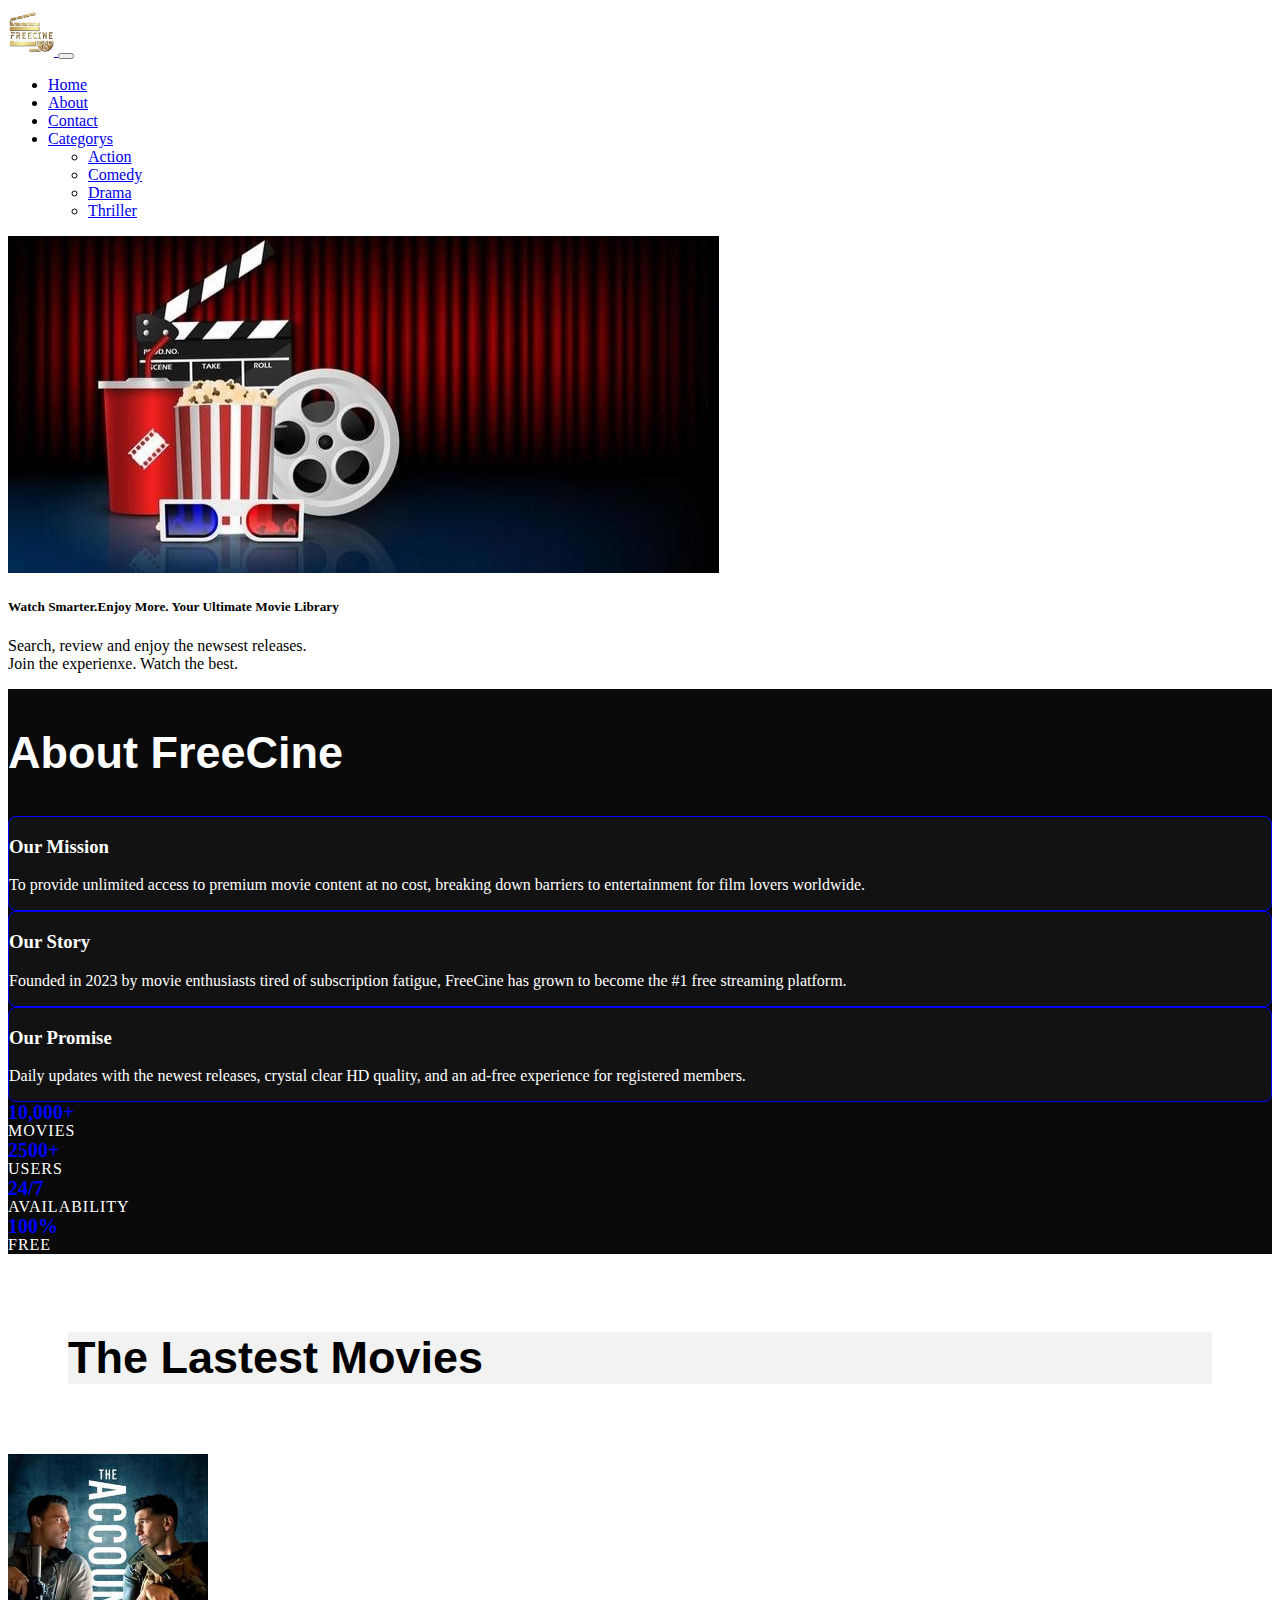
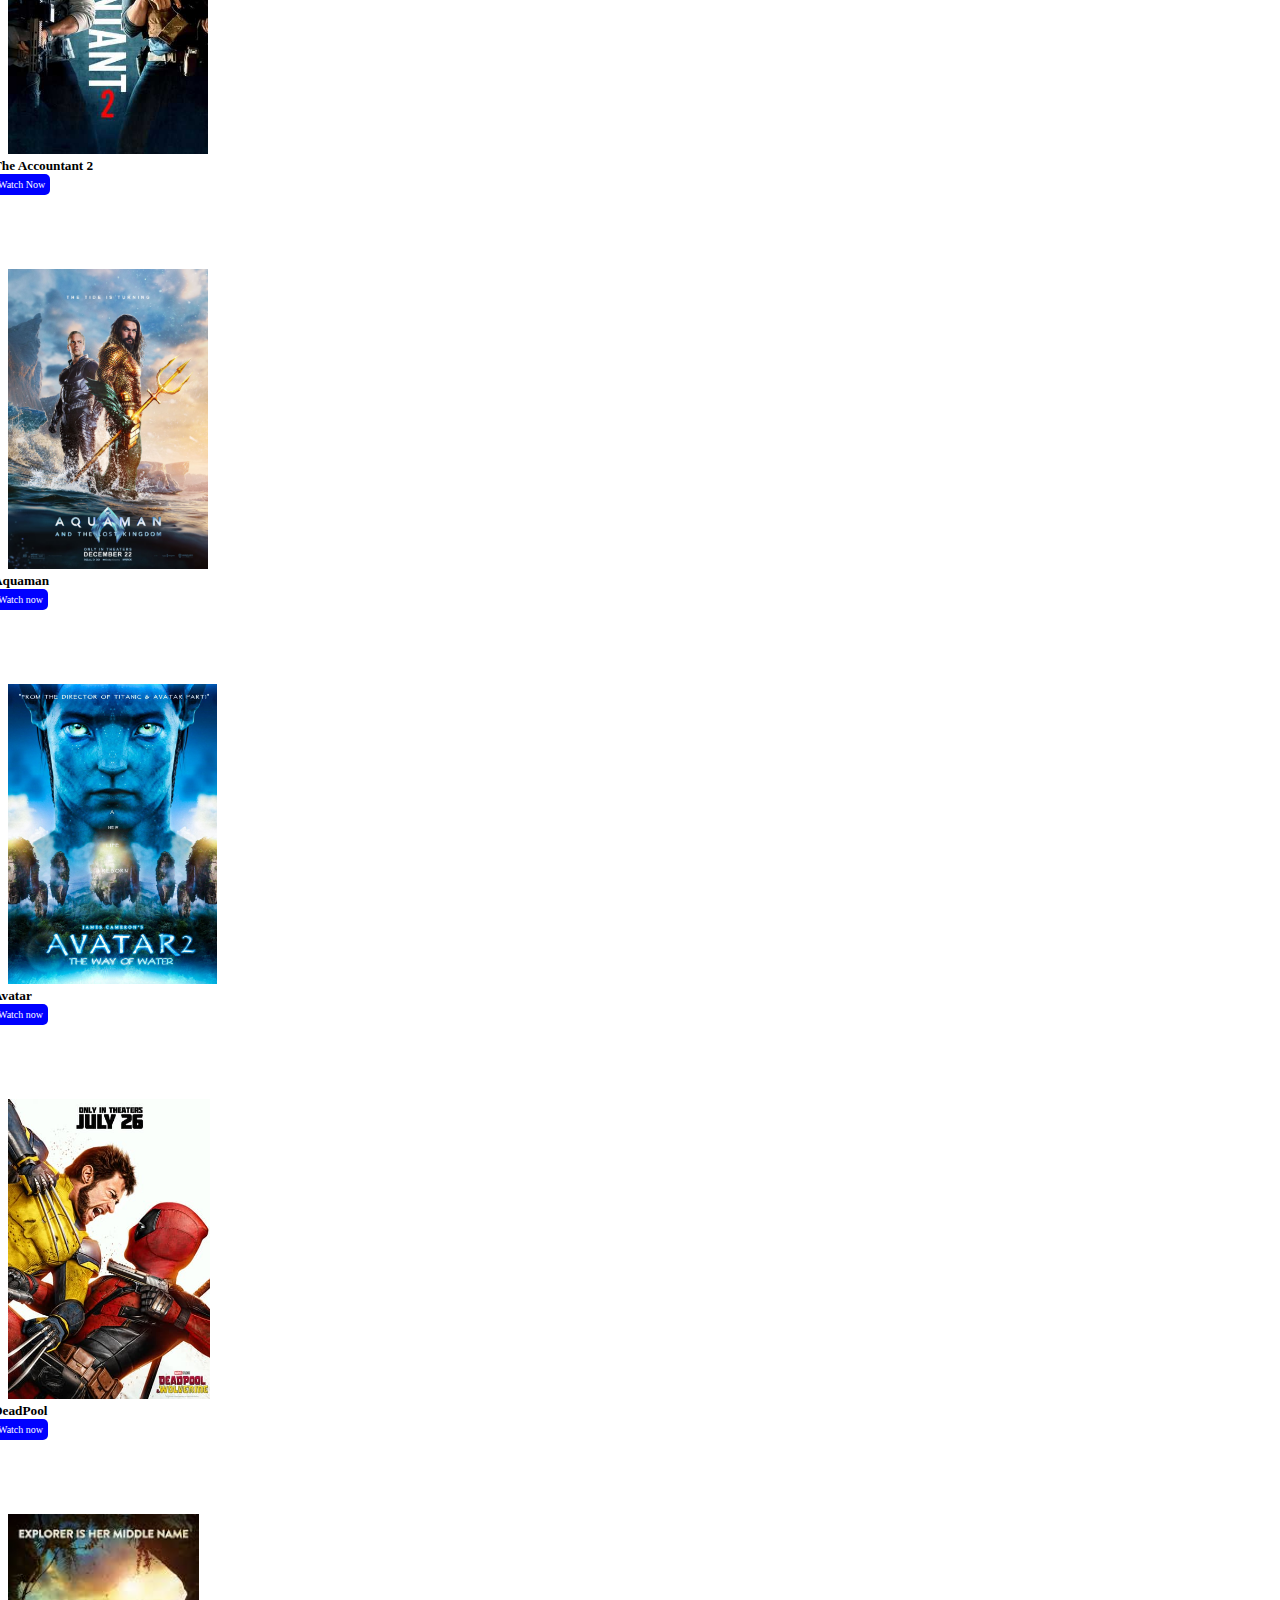
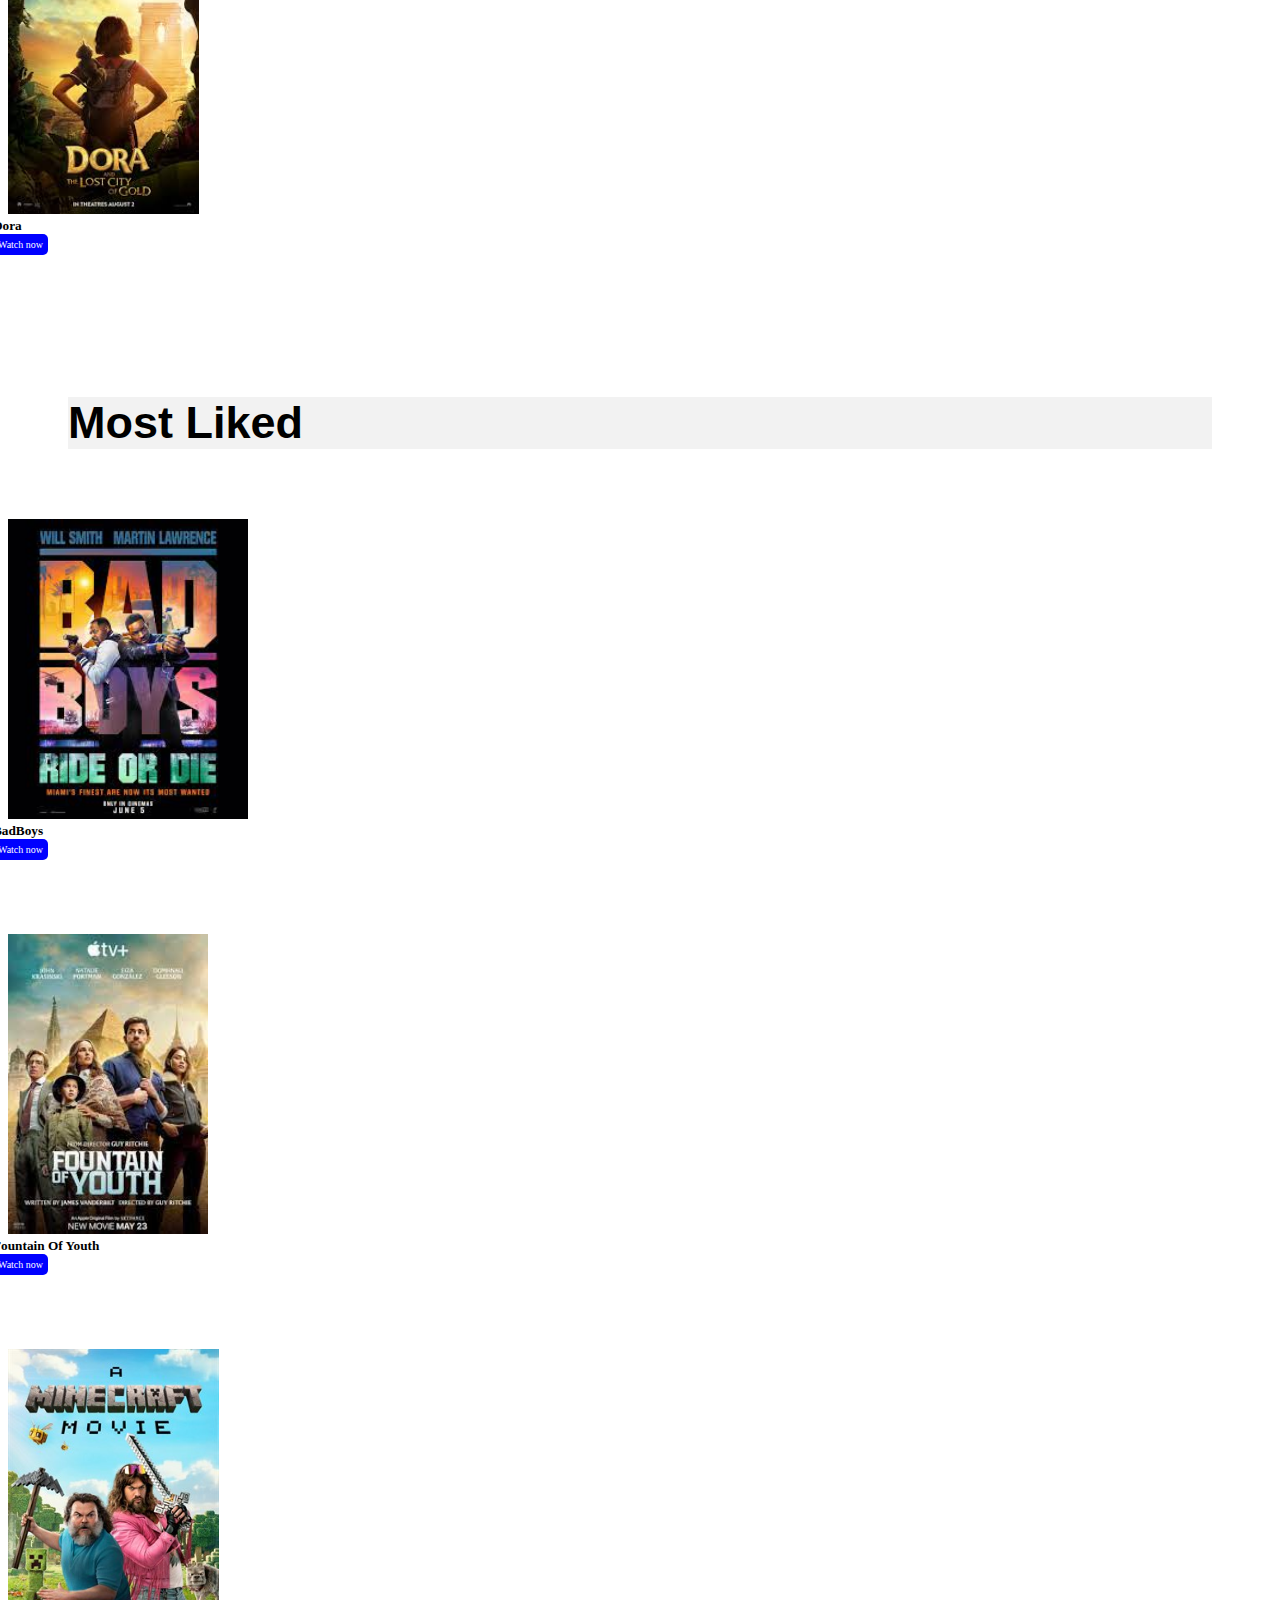
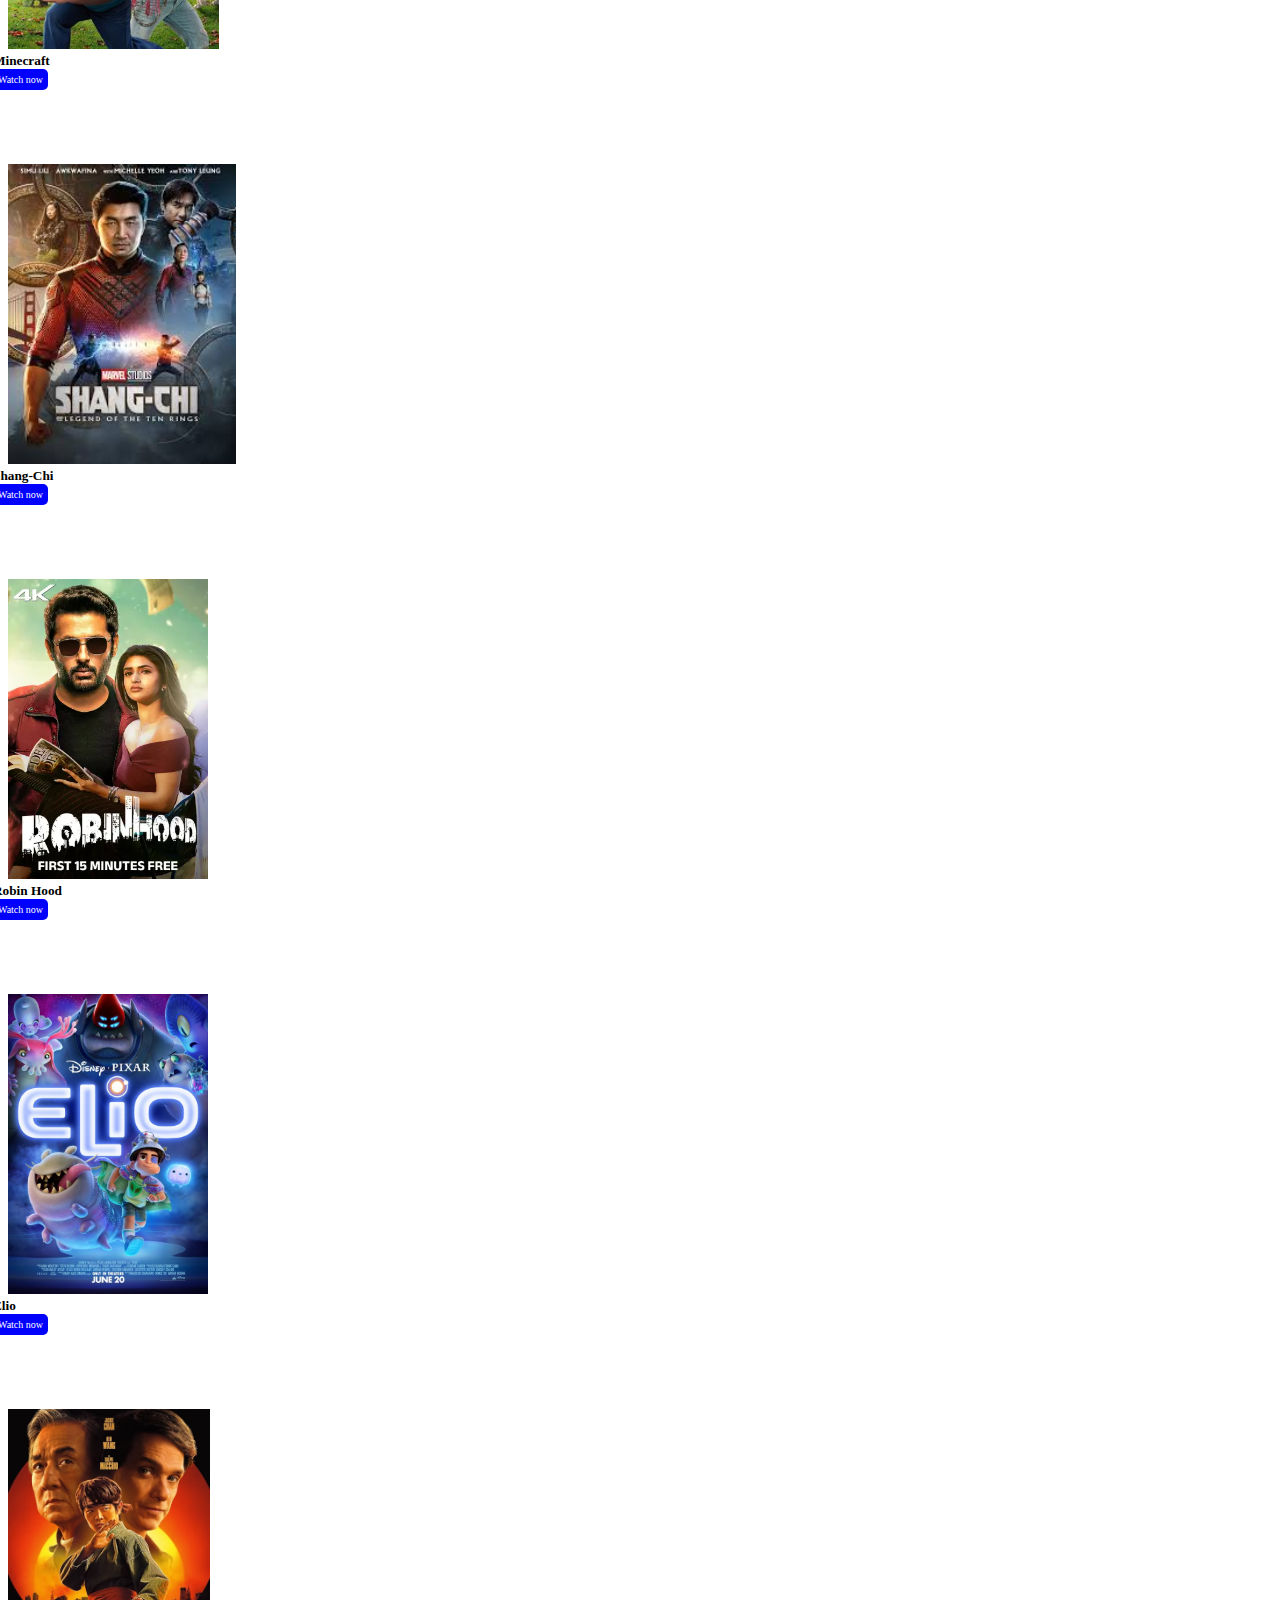
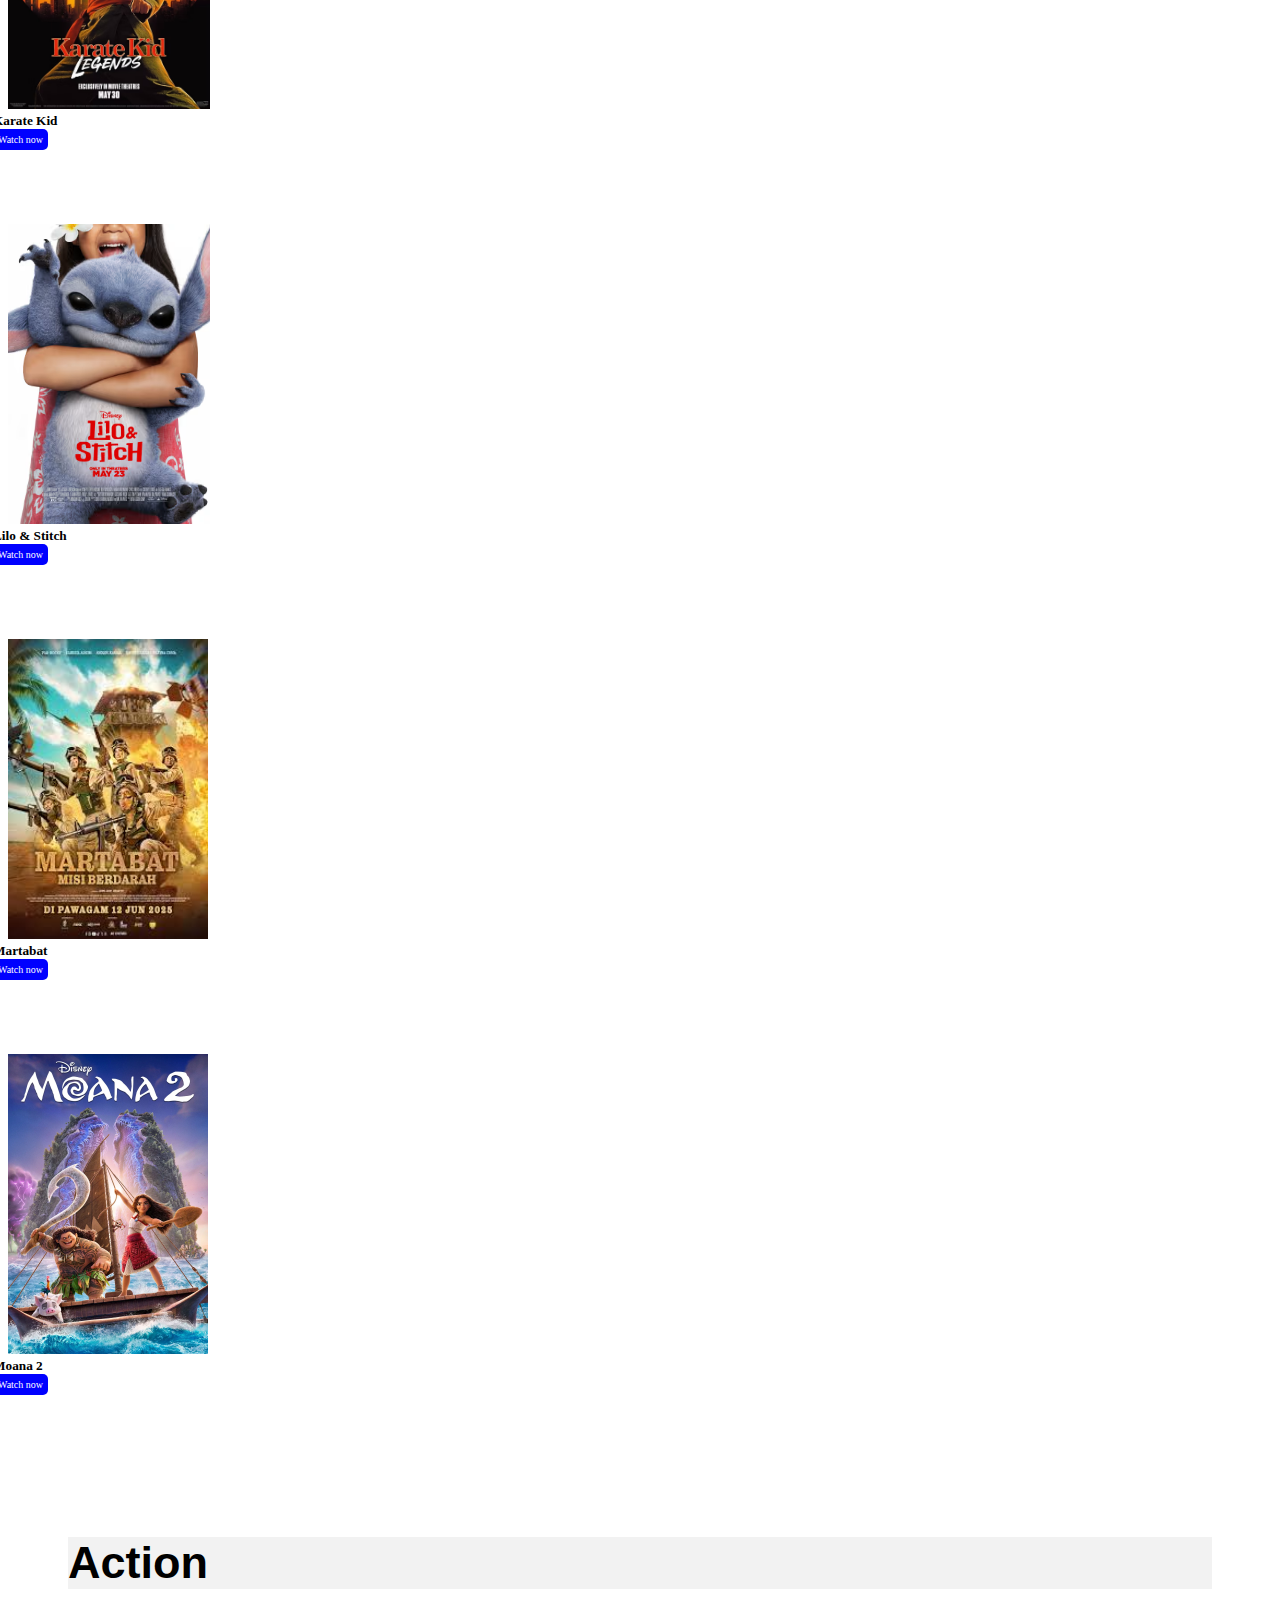
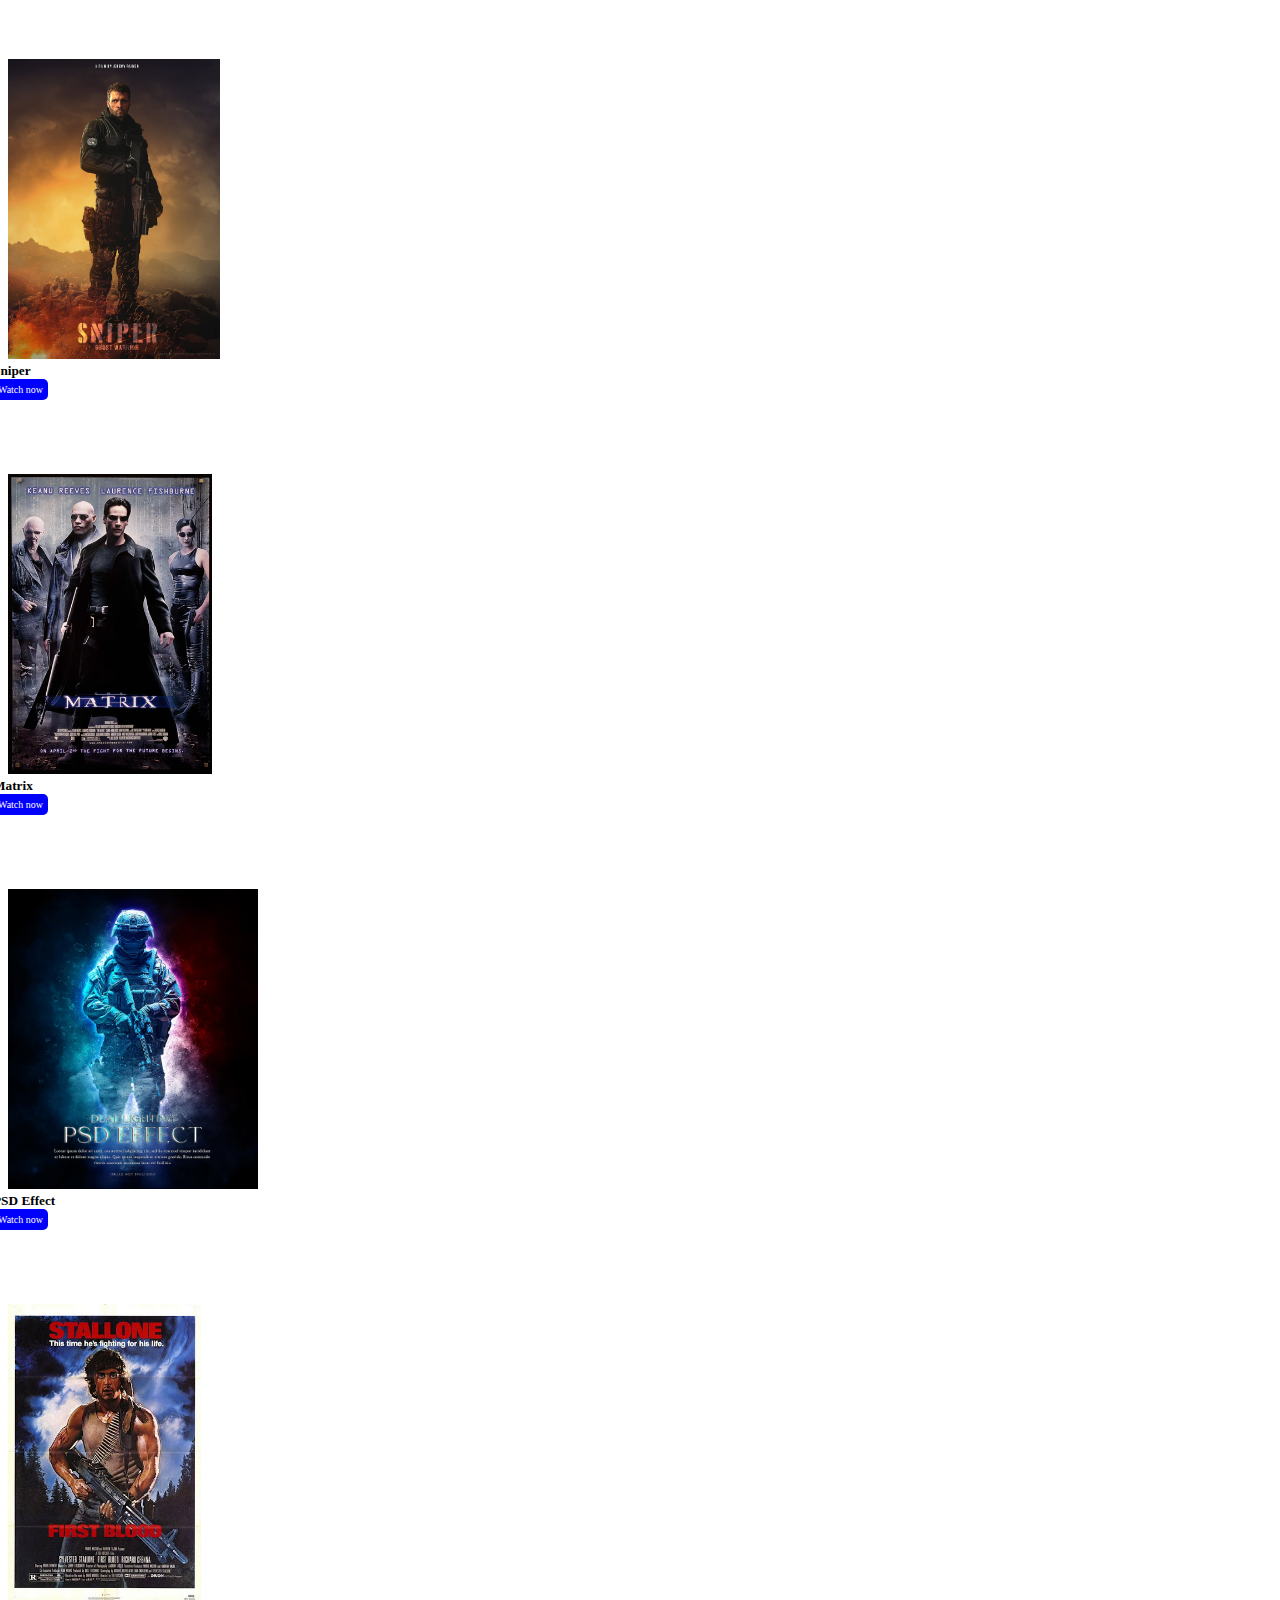
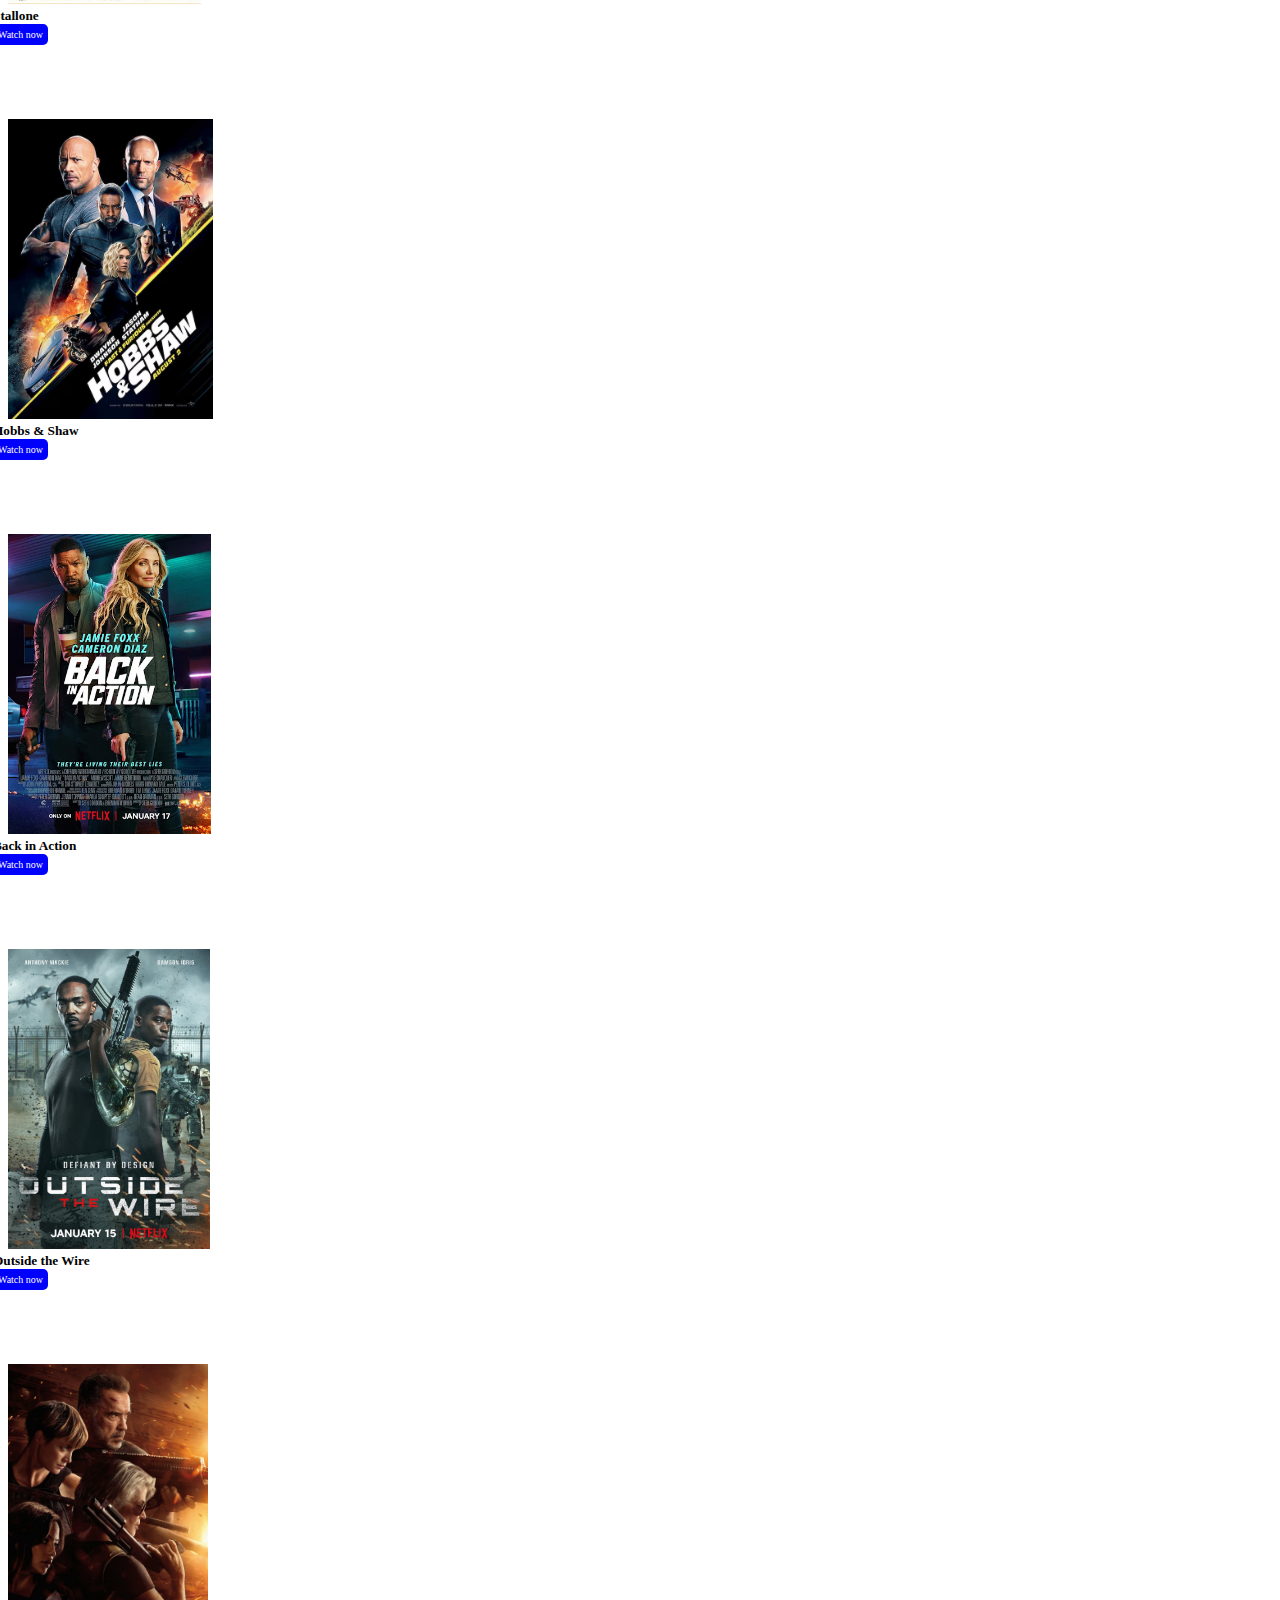
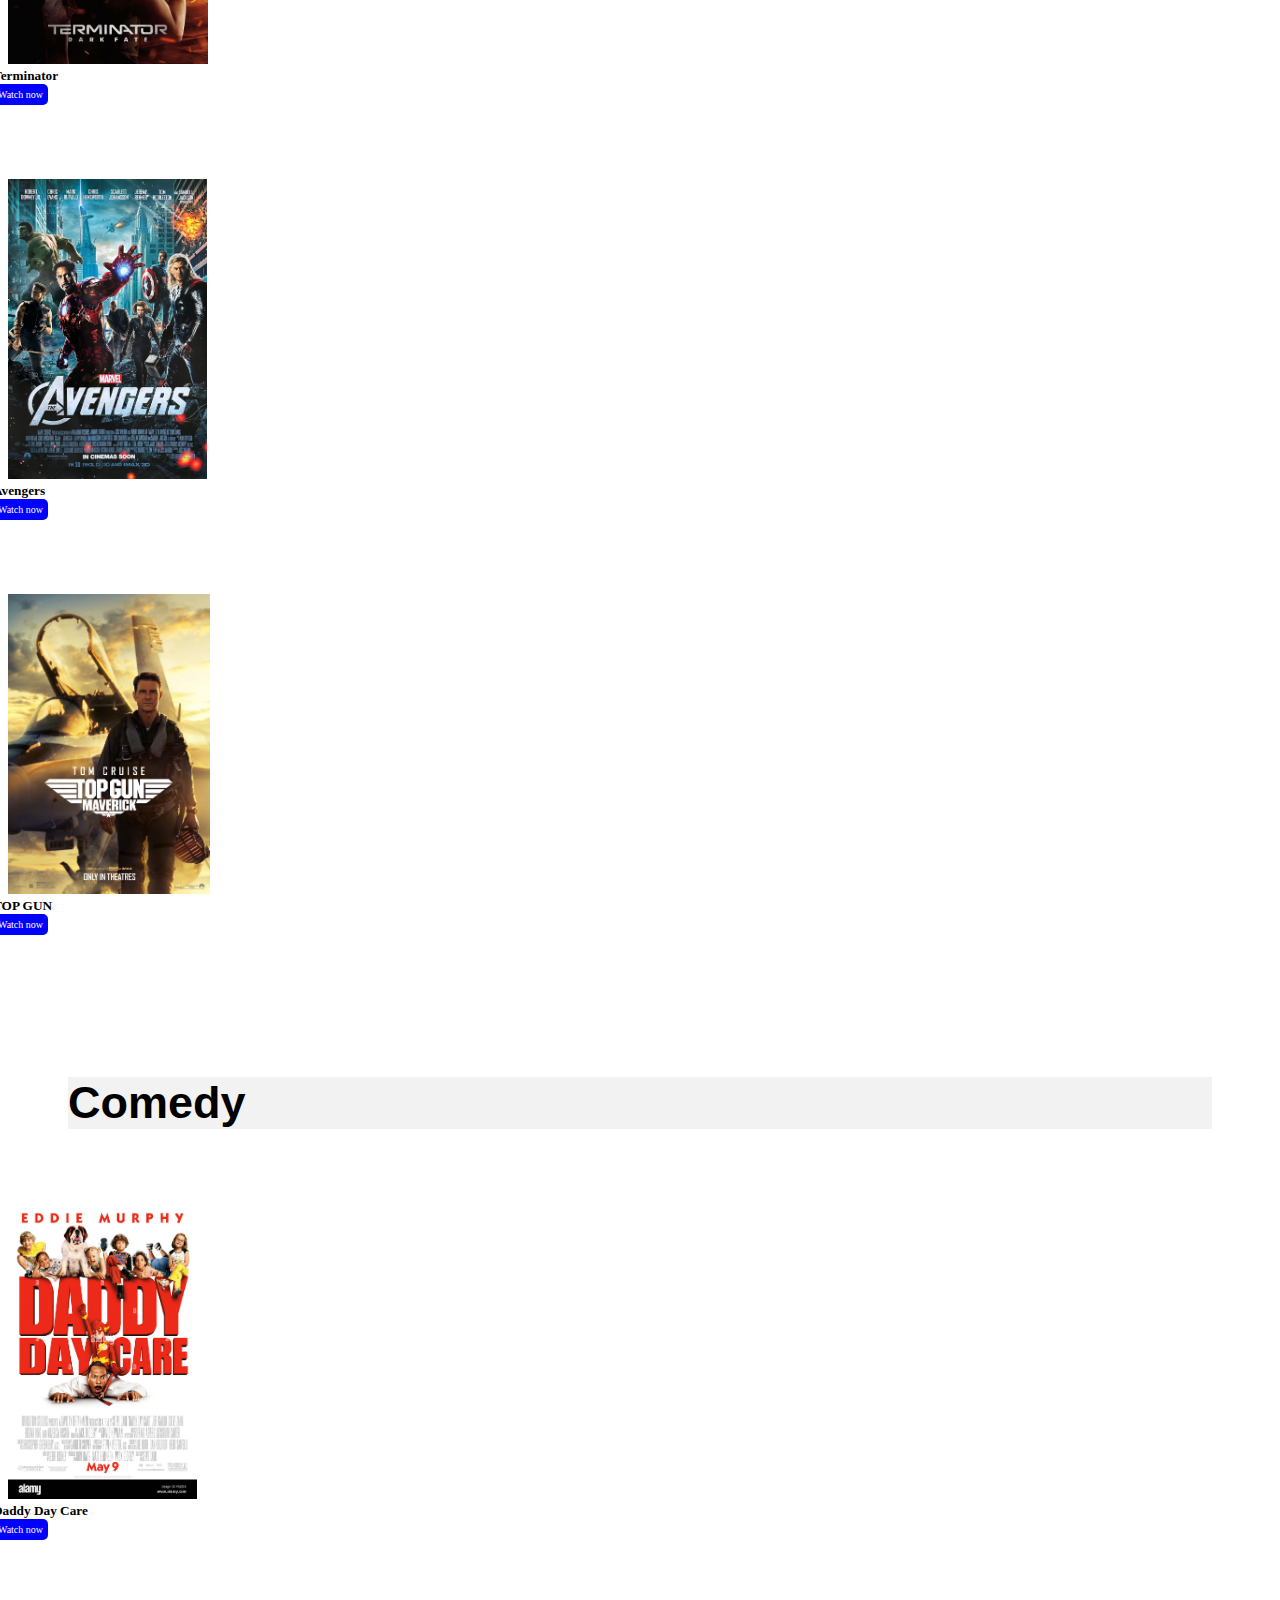
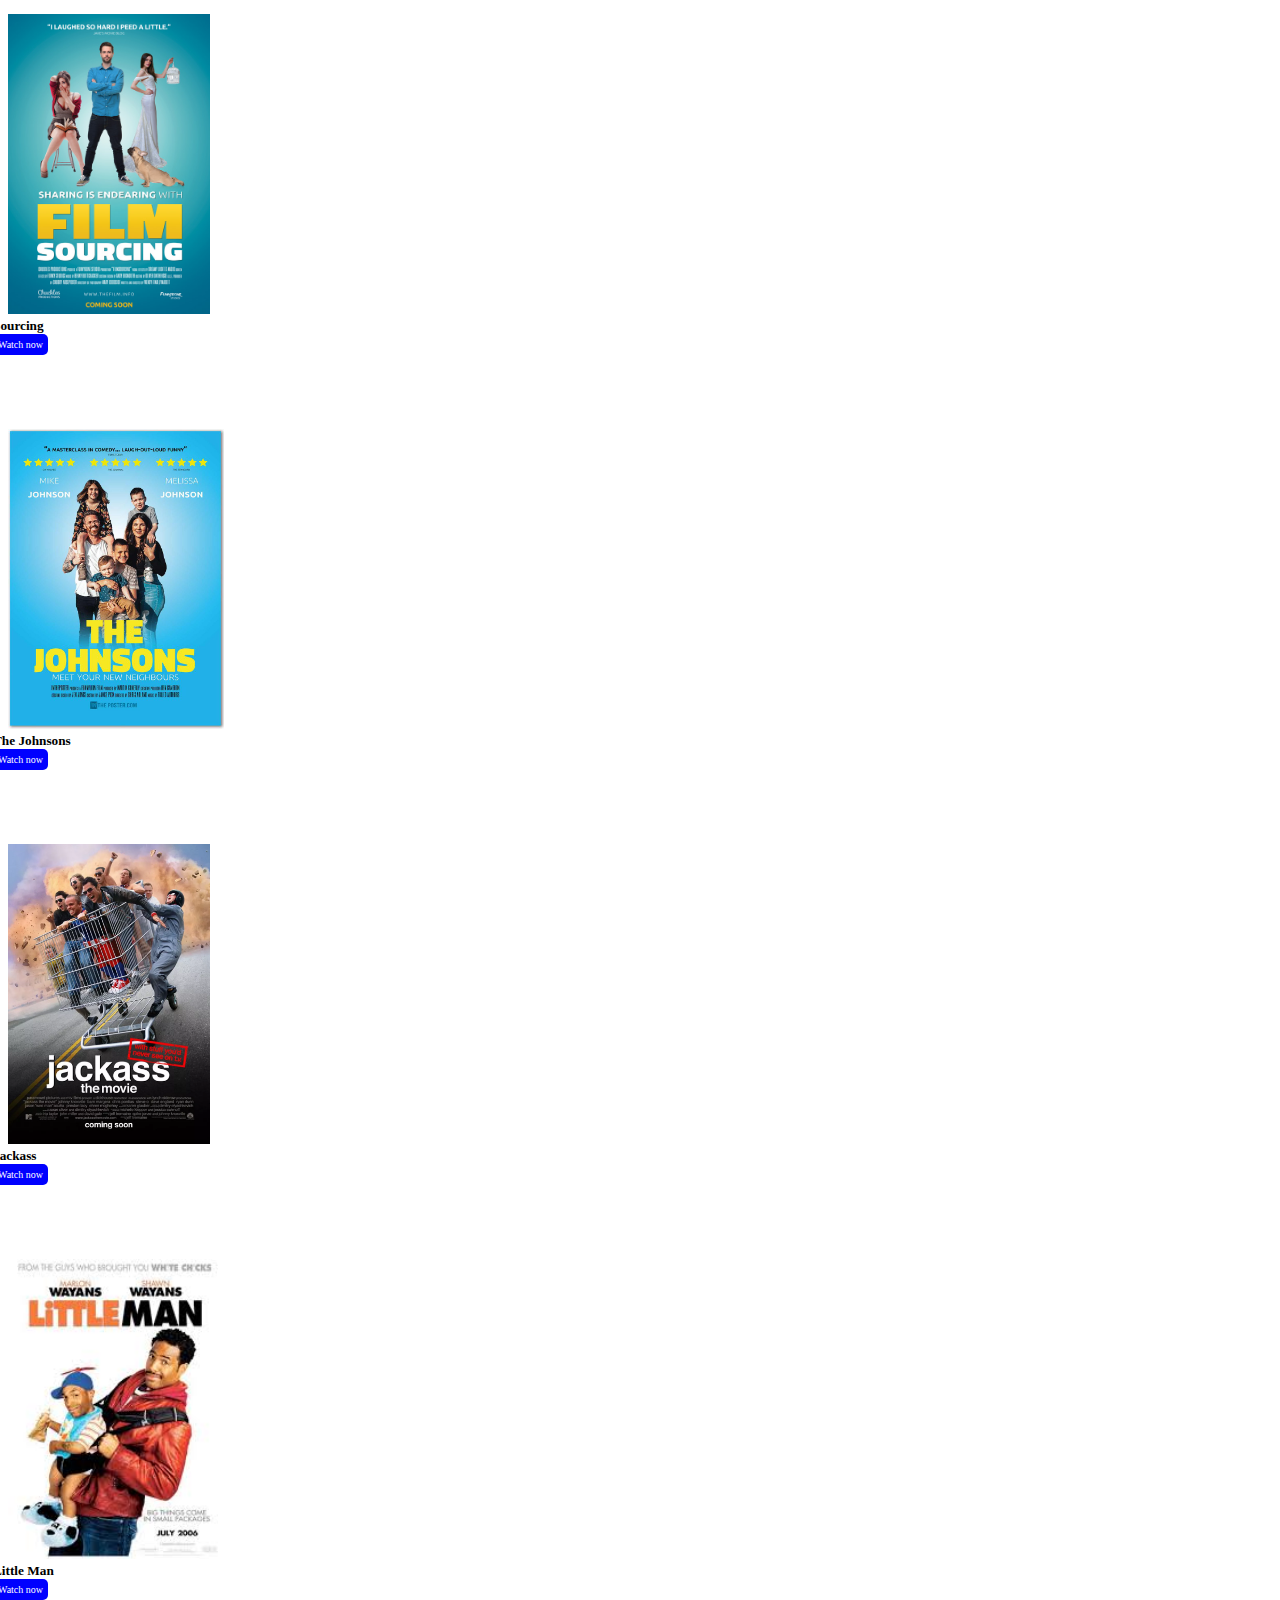
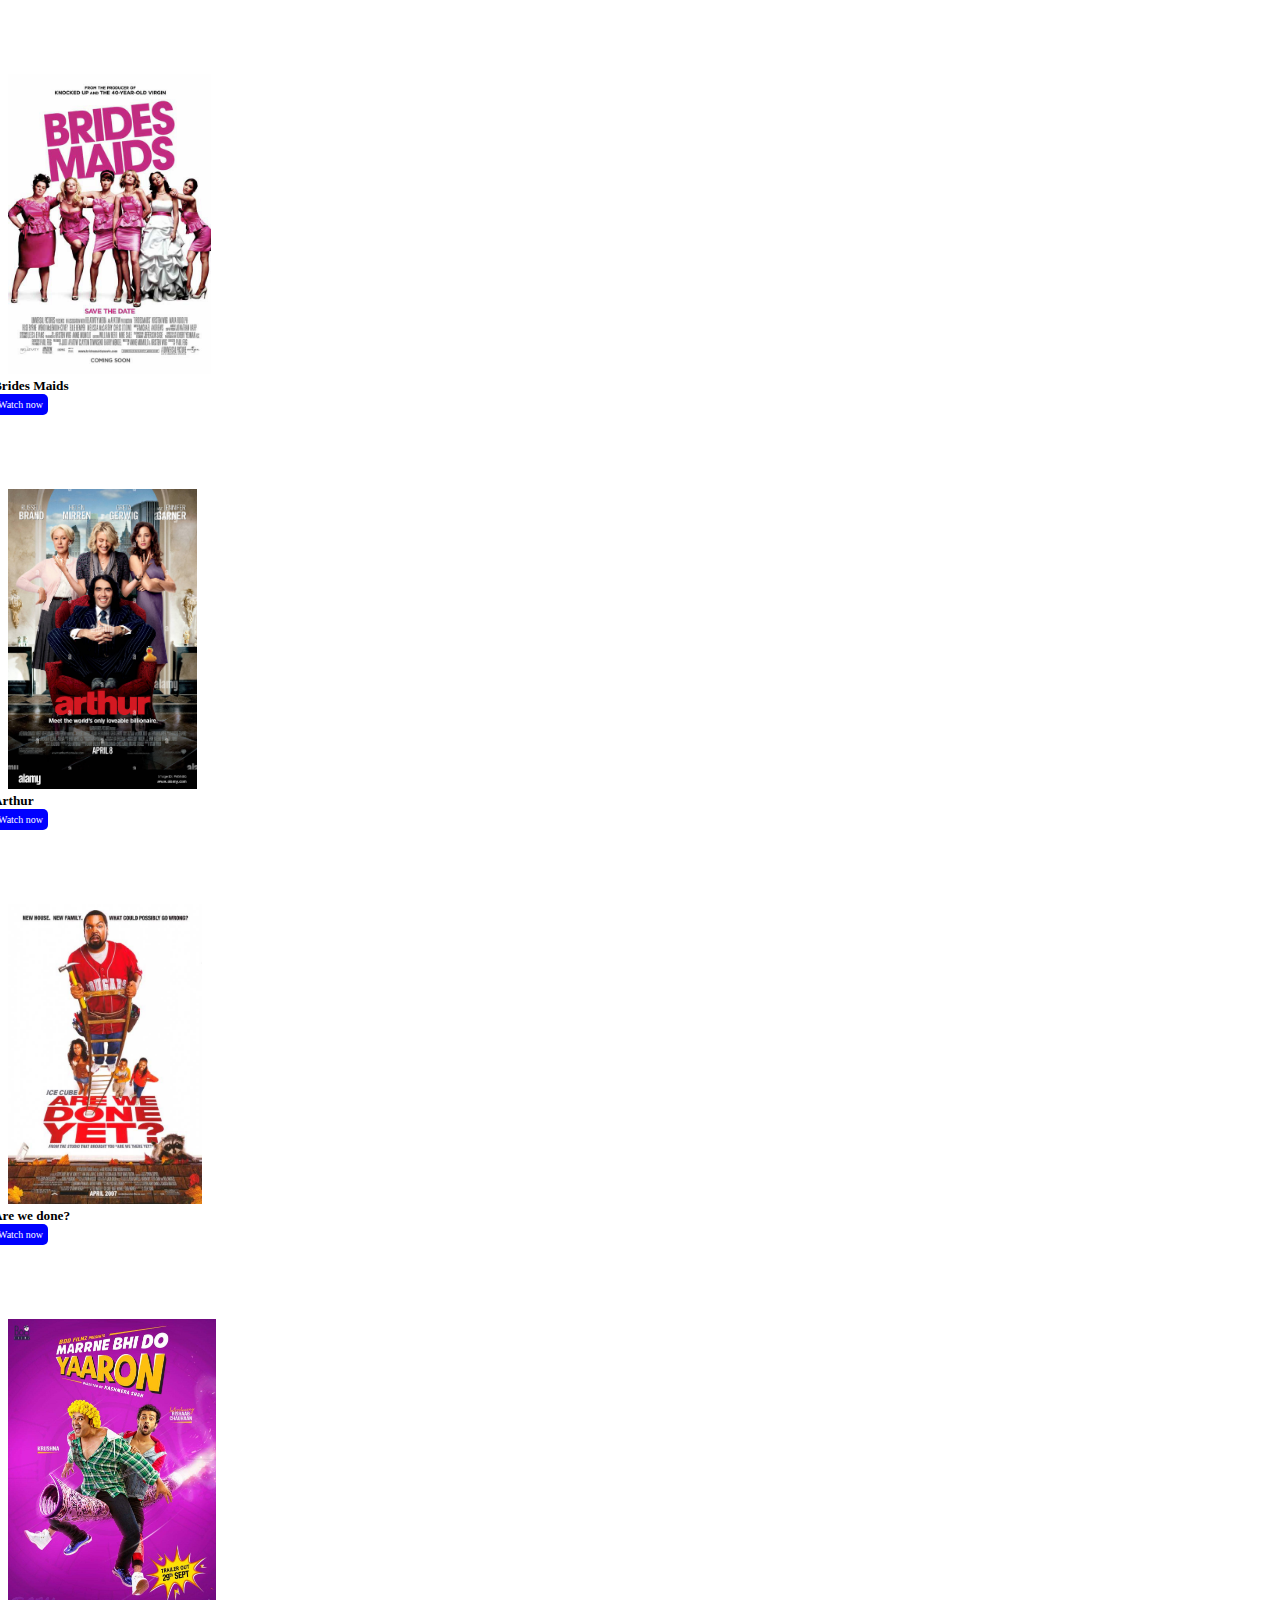
<file: Projekt/index.html>
<!doctype html>
<html lang="en">
<head>
  <meta charset="utf-8">
  <meta name="viewport" content="width=device-width, initial-scale=1">
  <link rel="stylesheet" href="style.css" type="text/css">
  <link rel="icon" href="img/logo-freecine.png" type="image/FreeCine">
  <title>FreeCine</title>
  <link href="https://cdn.jsdelivr.net/npm/bootstrap@5.3.6/dist/css/bootstrap.min.css" rel="stylesheet"
    integrity="sha384-4Q6Gf2aSP4eDXB8Miphtr37CMZZQ5oXLH2yaXMJ2w8e2ZtHTl7GptT4jmndRuHDT" crossorigin="anonymous">
</head>

<body>
  <!-------Nav Bar----------->
  <nav class="navbar navbar-expand-lg fixed-top bg-body-tertiary">
    <div class="container-fluid">
      <a class="navbar-brand" href="#carouselExampleCaptions">
        <img src="img/logo-freecine.png" alt="BestWatch" width="46" height="48">
      </a>
      <button class="navbar-toggler" type="button" data-bs-toggle="collapse" data-bs-target="#navbarSupportedContent"
        aria-controls="navbarSupportedContent" aria-expanded="false" aria-label="Toggle navigation">
        <span class="navbar-toggler-icon"></span>
      </button>
      <div class="collapse navbar-collapse" id="navbarSupportedContent">
        <ul class="navbar-nav me-auto mb-2 mb-lg-0">
          <li class="nav-item">
            <a class="nav-link active" aria-current="page" href="#carouselExampleCaptions">Home</a>
          </li>
          <li class="nav-item">
            <a class="nav-link" href="#about">About</a>
          </li>
          <li class="nav-item">
            <a class="nav-link" href="#follow1">Contact</a>
          </li>
          <li class="nav-item dropdown">
            <a class="nav-link dropdown-toggle" href="#" role="button" data-bs-toggle="dropdown" aria-expanded="false">
              Categorys
            </a>
            <ul class="dropdown-menu">
              <li><a class="dropdown-item" href="#action">Action</a></li>
              <li><a class="dropdown-item" href="#comedy">Comedy</a></li>
              <li><a class="dropdown-item" href="#drama">Drama</a></li>
              <li><a class="dropdown-item" href="#thriller">Thriller</a></li>
            </ul>
          </li>
        </ul>
      </div>
    </div>
  </nav>

  <!----------Home--------->
  <div id="carouselExampleCaptions" class="carousel slide">
    <div class="carousel-inner">
      <div class="carousel-item active">
        <img src="img/carousel-image.jpg" class="d-block w-100 col-sm-12 col-lg-3" alt="...">
        <div class="carousel-caption d-none d-md-block">
          <h5>Watch Smarter.Enjoy More. Your Ultimate Movie Library</h5>
          <p>Search, review and enjoy the newsest releases.<br> Join the experienxe. Watch the best.</p>
        </div>
      </div>
    </div>
  </div>

  <!--------About Us-------->
  <div id="about" class="about-section py-5">
  <div class="container">
    <h2 class="section-title text-center mb-5">About FreeCine</h2>
    
    <div class="row">
      <!--------Card 1-------->
      <div class="col-md-4 mb-4">
        <div class="about-card p-4 h-100">
          <div class="icon-box mb-3">
            <i class="fas fa-film"></i>
          </div>
          <h3>Our Mission</h3>
          <p>To provide unlimited access to premium movie content at no cost, breaking down barriers to entertainment for film lovers worldwide.</p>
        </div>
      </div>
      
      <!--------Card 2-------->
      <div class="col-md-4 mb-4">
        <div class="about-card p-4 h-100">
          <div class="icon-box mb-3">
            <i class="fas fa-history"></i>
          </div>
          <h3>Our Story</h3>
          <p>Founded in 2023 by movie enthusiasts tired of subscription fatigue, FreeCine has grown to become the #1 free streaming platform.</p>
        </div>
      </div>
      
      <!--------Card 3-------->
      <div class="col-md-4 mb-4">
        <div class="about-card p-4 h-100">
          <div class="icon-box mb-3">
            <i class="fas fa-star"></i>
          </div>
          <h3>Our Promise</h3>
          <p>Daily updates with the newest releases, crystal clear HD quality, and an ad-free experience for registered members.</p>
        </div>
      </div>
    </div>
    
    <div class="stats-row mt-5 pt-3">
      <div class="row text-center">
        <div class="col-md-3 col-6 mb-4">
          <div class="stat-number">10,000+</div>
          <div class="stat-label">Movies</div>
        </div>
        <div class="col-md-3 col-6 mb-4">
          <div class="stat-number">2500+</div>
          <div class="stat-label">Users</div>
        </div>
        <div class="col-md-3 col-6 mb-4">
          <div class="stat-number">24/7</div>
          <div class="stat-label">Availability</div>
        </div>
        <div class="col-md-3 col-6 mb-4">
          <div class="stat-number">100%</div>
          <div class="stat-label">Free</div>
        </div>
      </div>
    </div>
  </div>
</div>


  <!---------Films---------->
  <br>
  <h6 id="Section1">The Lastest Movies</h6>
  <div class="row p-4 mx-4">
    <div class="card1 card col-sm-12 col-lg-3 mx-3" >
      <img src="img/film 1.jpg" class="card-img" alt="The Accountant 2">
  <div class="card-body">
    <h5 class="card-title">The Accountant 2</h5>
    <a href="movie.html" class="movie-watch-btn">Watch Now</a>
  </div>
</div>

    <div class="card1 card col-sm-12 col-lg-3 mx-3">
      <img src="img/film 2.avif" class="card-img" alt="Aquaman">
  <div class="card-body">
    <h5 class="card-title">Aquaman</h5>
    <a href="comingsoon.html" class="movie-watch-btn">Watch now</a>
  </div>
</div>

    <div class="card1 card col-sm-12 col-lg-3 mx-3">
      <img src="img/film 3.jpg" class="card-img" alt="Avatar">
  <div class="card-body">
    <h5 class="card-title">Avatar</h5>
    <a href="comingsoon.html" class="movie-watch-btn">Watch now</a>
  </div>
</div>

    <div class="card1 card col-sm-12 col-lg-3 mx-3">
      <img src="img/film 6.jpg" class="card-img" alt="DeadPool">
  <div class="card-body">
    <h5 class="card-title">DeadPool</h5>
    <a href="comingsoon.html" class="movie-watch-btn">Watch now</a>
  </div>
</div>

    <div class="card1 card col-sm-12 col-lg-3 mx-3">
      <img src="img/film 7.jpg" class="card-img" alt="Dora">
  <div class="card-body">
    <h5 class="card-title">Dora</h5>
    <a href="comingsoon.html" class="movie-watch-btn">Watch now</a>
  </div>
</div>
  </div><br>


  <!--------ALL THE MOVIES--------->
  <h6>Most Liked</h6>
  <div class="row p-4 mx-3">

    <div class="card1 card col-sm-12 col-lg-3 mx-3">
      <img src="img/film 10.jpg" class="card-img" alt="BadBoys">
  <div class="card-body">
    <h5 class="card-title">BadBoys</h5>
    <a href="comingsoon.html" class="movie-watch-btn">Watch now</a>
  </div>
</div>

    <div class="card1 card col-sm-12 col-lg-3 mx-3">
      <img src="img/film 8.jpg" class="card-img" alt="Fountain Of Youth">
  <div class="card-body">
    <h5 class="card-title">Fountain Of Youth</h5>
    <a href="comingsoon.html" class="movie-watch-btn">Watch now</a>
  </div>
</div>

    <div class="card1 card col-sm-12 col-lg-3 mx-3">
      <img src="img/film 9.jpg" class="card-img" alt="Minecraft">
  <div class="card-body">
    <h5 class="card-title">Minecraft</h5>
    <a href="comingsoon.html" class="movie-watch-btn">Watch now</a>
  </div>
</div>

    
    <div class="card1 card col-sm-12 col-lg-3 mx-3">
      <img src="img/film 11.jpg" class="card-img" alt="Shang-Chi">
  <div class="card-body">
    <h5 class="card-title">Shang-Chi</h5>
    <a href="comingsoon.html" class="movie-watch-btn">Watch now</a>
  </div>
</div>
    
    <div class="card1 card col-sm-12 col-lg-3 mx-3">
      <img src="img/film 12.webp" class="card-img" alt="Robin Hood">
  <div class="card-body">
    <h5 class="card-title">Robin Hood</h5>
    <a href="comingsoon.html" class="movie-watch-btn">Watch now</a>
  </div>
</div>
    
    <div class="card1 card col-sm-12 col-lg-3 mx-3">
      <img src="img/film 13.jpeg" class="card-img" alt="Elio">
  <div class="card-body">
    <h5 class="card-title">Elio</h5>
    <a href="comingsoon.html" class="movie-watch-btn">Watch now</a>
  </div>
</div>

        <div class="card1 card col-sm-12 col-lg-3 mx-3">
      <img src="img/film 14.avif" class="card-img" alt="Karate Kid">
  <div class="card-body">
    <h5 class="card-title">Karate Kid</h5>
    <a href="comingsoon.html" class="movie-watch-btn">Watch now</a>
  </div>
</div>

    <div class="card1 card col-sm-12 col-lg-3 mx-3">
      <img src="img/film 15.avif" class="card-img" alt="Lilo & Stitch">
  <div class="card-body">
    <h5 class="card-title">Lilo & Stitch</h5>
    <a href="comingsoon.html" class="movie-watch-btn">Watch now</a>
  </div>
</div>

    <div class="card1 card col-sm-12 col-lg-3 mx-3">
      <img src="img/film 16.jpg" class="card-img" alt="Martabat">
  <div class="card-body">
    <h5 class="card-title">Martabat</h5>
    <a href="comingsoon.html" class="movie-watch-btn">Watch now</a>
  </div>
</div>

    <div class="card1 card col-sm-12 col-lg-3 mx-3">
      <img src="img/film 17.webp" class="card-img" alt="Moana 2">
  <div class="card-body">
    <h5 class="card-title">Moana 2</h5>
    <a href="comingsoon.html" class="movie-watch-btn">Watch now</a>
  </div>
</div>
  </div><br>

  <!--Action-->

  <h6 id="action">Action</h6>
  <div class="row p-4 mx-3">
    
    <div class="card1 card col-sm-12 col-lg-3 mx-3">
      <img src="img/action1.jpg" class="card-img" alt="Sniper">
  <div class="card-body">
    <h5 class="card-title">Sniper</h5>
    <a href="comingsoon.html" class="movie-watch-btn">Watch now</a>
  </div>
</div>

    <div class="card1 card col-sm-12 col-lg-3 mx-3">
      <img src="img/action2.webp" class="card-img" alt="Matrix">
  <div class="card-body">
    <h5 class="card-title">Matrix</h5>
    <a href="comingsoon.html" class="movie-watch-btn">Watch now</a>
  </div>
</div>

    <div class="card1 card col-sm-12 col-lg-3 mx-3">
      <img src="img/action3.avif" class="card-img" alt="PSD Effect">
  <div class="card-body">
    <h5 class="card-title">PSD Effect</h5>
    <a href="comingsoon.html" class="movie-watch-btn">Watch now</a>
  </div>
</div>

    
    <div class="card1 card col-sm-12 col-lg-3 mx-3">
      <img src="img/action4.jpg" class="card-img" alt="Stallone">
  <div class="card-body">
    <h5 class="card-title">Stallone</h5>
    <a href="comingsoon.html" class="movie-watch-btn">Watch now</a>
  </div>
</div>
    
    <div class="card1 card col-sm-12 col-lg-3 mx-3">
      <img src="img/action5.avif" class="card-img" alt="Hobbs & Shaw">
  <div class="card-body">
    <h5 class="card-title">Hobbs & Shaw</h5>
    <a href="comingsoon.html" class="movie-watch-btn">Watch now</a>
  </div>
</div>
    
    <div class="card1 card col-sm-12 col-lg-3 mx-3">
      <img src="img/action6.jpg" class="card-img" alt="Back in Action">
  <div class="card-body">
    <h5 class="card-title">Back in Action</h5>
    <a href="comingsoon.html" class="movie-watch-btn">Watch now</a>
  </div>
</div>

        <div class="card1 card col-sm-12 col-lg-3 mx-3">
      <img src="img/action7.png" class="card-img" alt="Outside the Wire">
  <div class="card-body">
    <h5 class="card-title">Outside the Wire</h5>
    <a href="comingsoon.html" class="movie-watch-btn">Watch now</a>
  </div>
</div>

    <div class="card1 card col-sm-12 col-lg-3 mx-3">
      <img src="img/action8.jpg" class="card-img" alt="Terminator">
  <div class="card-body">
    <h5 class="card-title">Terminator</h5>
    <a href="comingsoon.html" class="movie-watch-btn">Watch now</a>
  </div>
</div>

    <div class="card1 card col-sm-12 col-lg-3 mx-3">
      <img src="img/action9.jpeg" class="card-img" alt="Avengers">
  <div class="card-body">
    <h5 class="card-title">Avengers</h5>
    <a href="comingsoon.html" class="movie-watch-btn">Watch now</a>
  </div>
</div>
    
    <div class="card1 card col-sm-12 col-lg-3 mx-3">
      <img src="img/action10.jpg" class="card-img" alt="TOP GUN">
  <div class="card-body">
    <h5 class="card-title">TOP GUN</h5>
    <a href="comingsoon.html" class="movie-watch-btn">Watch now</a>
  </div>
</div>
    </div>
  </div><br>

  <!--Comedy Movies-->

  <h6 id="comedy">Comedy</h6>
  <div class="row p-4 mx-3">
    
    <div class="card1 card col-sm-12 col-lg-3 mx-3">
      <img src="img/comedy1.jpg" class="card-img" alt="Daddy Day Care">
  <div class="card-body">
    <h5 class="card-title">Daddy Day Care</h5>
    <a href="comingsoon.html" class="movie-watch-btn">Watch now</a>
  </div>
</div>

    <div class="card1 card col-sm-12 col-lg-3 mx-3">
      <img src="img/comedy2.jpg" class="card-img" alt="Sourcing">
  <div class="card-body">
    <h5 class="card-title">Sourcing</h5>
    <a href="comingsoon.html" class="movie-watch-btn">Watch now</a>
  </div>
</div>

    <div class="card1 card col-sm-12 col-lg-3 mx-3">
      <img src="img/comedy6.jpg" class="card-img" alt="The Johnsons">
  <div class="card-body">
    <h5 class="card-title">The Johnsons</h5>
    <a href="comingsoon.html" class="movie-watch-btn">Watch now</a>
  </div>
</div>

    
    <div class="card1 card col-sm-12 col-lg-3 mx-3">
      <img src="img/comedy3.webp" class="card-img" alt="Jackass">
  <div class="card-body">
    <h5 class="card-title">Jackass</h5>
    <a href="comingsoon.html" class="movie-watch-btn">Watch now</a>
  </div>
</div>
    
    <div class="card1 card col-sm-12 col-lg-3 mx-3">
      <img src="img/comedy4.jpeg" class="card-img" alt="Little Man">
  <div class="card-body">
    <h5 class="card-title">Little Man</h5>
    <a href="comingsoon.html" class="movie-watch-btn">Watch now</a>
  </div>
</div>
    
    <div class="card1 card col-sm-12 col-lg-3 mx-3">
      <img src="img/comedy5.jpg" class="card-img" alt="Brides Maids">
  <div class="card-body">
    <h5 class="card-title">Brides Maids</h5>
    <a href="comingsoon.html" class="movie-watch-btn">Watch now</a>
  </div>
</div>

        <div class="card1 card col-sm-12 col-lg-3 mx-3">
      <img src="img/comedy7.jpg" class="card-img" alt="Arthur">
  <div class="card-body">
    <h5 class="card-title">Arthur</h5>
    <a href="comingsoon.html" class="movie-watch-btn">Watch now</a>
  </div>
</div>

    <div class="card1 card col-sm-12 col-lg-3 mx-3">
      <img src="img/comedy8.jpg" class="card-img" alt="Are we done?">
  <div class="card-body">
    <h5 class="card-title">Are we done?</h5>
    <a href="comingsoon.html" class="movie-watch-btn">Watch now</a>
  </div>
</div>

    <div class="card1 card col-sm-12 col-lg-3 mx-3">
      <img src="img/comedy9.jpg" class="card-img" alt="Yaaron">
  <div class="card-body">
    <h5 class="card-title">Yaaron</h5>
    <a href="comingsoon.html" class="movie-watch-btn">Watch now</a>
  </div>
</div>
    
    <div class="card1 card col-sm-12 col-lg-3 mx-3">
      <img src="img/comedy10.webp" class="card-img" alt="FUN">
  <div class="card-body">
    <h5 class="card-title">FUN</h5>
    <a href="comingsoon.html" class="movie-watch-btn">Watch now</a>
  </div>
</div>
    </div>
  </div><br>

  <!--Drama Movies-->

  <h6 id="drama">Drama</h6>
  <div class="row p-4 mx-3">
        <div class="card1 card col-sm-12 col-lg-3 mx-3">
      <img src="img/drama1.jpg" class="card-img" alt="EPiK">
  <div class="card-body">
    <h5 class="card-title">EPiK</h5>
    <a href="comingsoon.html" class="movie-watch-btn">Watch now</a>
  </div>
</div>

        <div class="card1 card col-sm-12 col-lg-3 mx-3">
      <img src="img/drama2.webp" class="card-img" alt="Family Drama">
  <div class="card-body">
    <h5 class="card-title">Family Drama</h5>
    <a href="comingsoon.html" class="movie-watch-btn">Watch now</a>
  </div>
</div>

    <div class="card1 card col-sm-12 col-lg-3 mx-3">
      <img src="img/drama3.jpg" class="card-img" alt="The Hole">
  <div class="card-body">
    <h5 class="card-title">The Hole</h5>
    <a href="comingsoon.html" class="movie-watch-btn">Watch now</a>
  </div>
</div>

    <div class="card1 card col-sm-12 col-lg-3 mx-3">
      <img src="img/drama4.jpg" class="card-img" alt="Dark Secret">
  <div class="card-body">
    <h5 class="card-title">Dark Secret</h5>
    <a href="comingsoon.html" class="movie-watch-btn">Watch now</a>
  </div>
</div>
    
    <div class="card1 card col-sm-12 col-lg-3 mx-3">
      <img src="img/drama5.jpg" class="card-img" alt="Enemy">
  <div class="card-body">
    <h5 class="card-title">Enemy</h5>
    <a href="comingsoon.html" class="movie-watch-btn">Watch now</a>
  </div>
</div>
    </div>
  </div>

  <!--Thriller Movies-->

  <h6 id="thriller">Thriller</h6>
  <div class="row p-4 mx-3">
          <div class="card1 card col-sm-12 col-lg-3 mx-3">
      <img src="img/thriller1.webp" class="card-img" alt="Moving House">
  <div class="card-body">
    <h5 class="card-title">Moving House</h5>
    <a href="comingsoon.html" class="movie-watch-btn">Watch now</a>
  </div>
</div>

        <div class="card1 card col-sm-12 col-lg-3 mx-3">
      <img src="img/thriller2.jpg" class="card-img" alt="Looper">
  <div class="card-body">
    <h5 class="card-title">Looper</h5>
    <a href="comingsoon.html" class="movie-watch-btn">Watch now</a>
  </div>
</div>

    <div class="card1 card col-sm-12 col-lg-3 mx-3">
      <img src="img/thriller3.jpeg" class="card-img-top" alt="Thriller">
  <div class="card-body">
    <h5 class="card-title">Thriller</h5>
    <a href="comingsoon.html" class="movie-watch-btn">Watch now</a>
  </div>
</div>

    <div class="card1 card col-sm-12 col-lg-3 mx-3">
      <img src="img/thriller4.avif" class="card-img" alt="Shutter Island">
  <div class="card-body">
    <h5 class="card-title">Shutter Island</h5>
    <a href="comingsoon.html" class="movie-watch-btn">Watch now</a>
  </div>
</div>
    
    <div class="card1 card col-sm-12 col-lg-3 mx-3">
      <img src="img/thriller5.png" class="card-img" alt="The Calling">
  <div class="card-body">
    <h5 class="card-title">The Calling</h5>
    <a href="comingsoon.html" class="movie-watch-btn">Watch now</a>
  </div>
</div>
    </div>
  </div>


<!--Footer-->
<footer>
  <div class="footer">
  <!--Genres-->
  <div id="genres">
  <ul>
  <li><h1>Genres</h1></li>
  <li><a href="#action">Action</a></li>
  <li><a href="#comedy">Comedy</a></li>
  <li><a href="#drama">Drama</a></li>
  <li><a href="#triller">Thriller</a></li>
  </ul>
  </div>

  <!--Follow Us-->
  <div id="follow">
  <ul>
  <li><h1>Follow Us</h1></li>
  <li><a href="#">Instagram</a></li>
  <li><a href="#">Facebook</a></li>
  <li><a href="#">Twitter</a></li>
  <li><a href="#">TikTok</a></li>
  </div>

  <!--Contact Us-->
  <div id="follow1">
  <ul>
  <li><h1>Contact Us</h1></li>
  <li><a href="#">shuklellazarko@gmail.com</a></li>
  <li><a href="#">069 1234567</a></li>
  </ul>
  </div>

  <!--Log IN-->
  <div class="col-sm-12 col-lg-3 mx-2">
      <div class="mb-2">
      <form name="RegForm" onsubmit="return validateForm()" onreset="resetErrors()">
        <h5>Join the community</h5>
        <p>
            <label for="name">Full Name:</label><br>
            <input type="text" id="name" name="Name" placeholder="Name&Surname" />
            <span id="name-error" class="error-message"></span>
        </p>
        <p>
            <label for="email">E-mail Address:</label><br>
            <input type="text" id="email" name="EMail" placeholder="example@gmail.com" />
            <span id="email-error" class="error-message"></span>
        </p>
        <p>
            <label for="password">Password:</label><br>
            <input type="password" id="password" name="Password" />
            <span id="password-error" class="error-message"></span>
        </p>
        <p>
            <input type="checkbox" id="agree" name="Agree" />
            <label for="agree">I agree to the above information</label>
            <span id="agree-error" class="error-message"></span>
        </p>
        <p>
            <input type="submit" value="Send" name="Submit" style="background-color: blue; border-radius: 5px; color: white;"/>
        </p>
    </form>
      </div>
    </div>
</footer>

  <script src="https://cdn.jsdelivr.net/npm/bootstrap@5.3.6/dist/js/bootstrap.bundle.min.js"
    integrity="sha384-j1CDi7MgGQ12Z7Qab0qlWQ/Qqz24Gc6BM0thvEMVjHnfYGF0rmFCozFSxQBxwHKO"
    crossorigin="anonymous"></script>
    <script>

      function validateForm() {
            const name = document.getElementById("name").value;
            const email = document.getElementById("email").value;
            const pass = document.getElementById("password").value;
            const agree = document.getElementById("agree").checked;

            const nameErr = document.getElementById("name-error");
            const emailErr = document.getElementById("email-error");
            const passErr = document.getElementById("password-error");
            const agreeErr = document.getElementById("agree-error");

            nameErr.textContent = "";
            emailErr.textContent = "";
            passErr.textContent = "";
            agreeErr.textContent = "";

            let isValid = true;
            if (name === "" || /\d/.test(name)) {
                nameErr.textContent = "Please enter your name properly.";
                isValid = false;
            }
            if (email === "" || !email.includes("@") || !email.includes(".")) {
                emailErr.textContent = "Please enter a valid email address.";
                isValid = false;
            }
            if (pass === "" || pass.length < 7) {
                passErr.textContent = "Please enter a password with at least 8 characters.";
                isValid = false;
            }
            if (!agree) {
                agreeErr.textContent = "Please agree to the above information.";
                isValid = false;
            }
            if (isValid) {
                alert("Form submitted successfully!");
                return true;
            } else {
                return false; 
            }
        }

        function resetErrors() {
            document.getElementById("name-error").textContent = "";
            document.getElementById("email-error").textContent = "";
            document.getElementById("password-error").textContent = "";
            document.getElementById("agree-error").textContent = "";
        }
    
    </script>
</body>

</html>
</file>
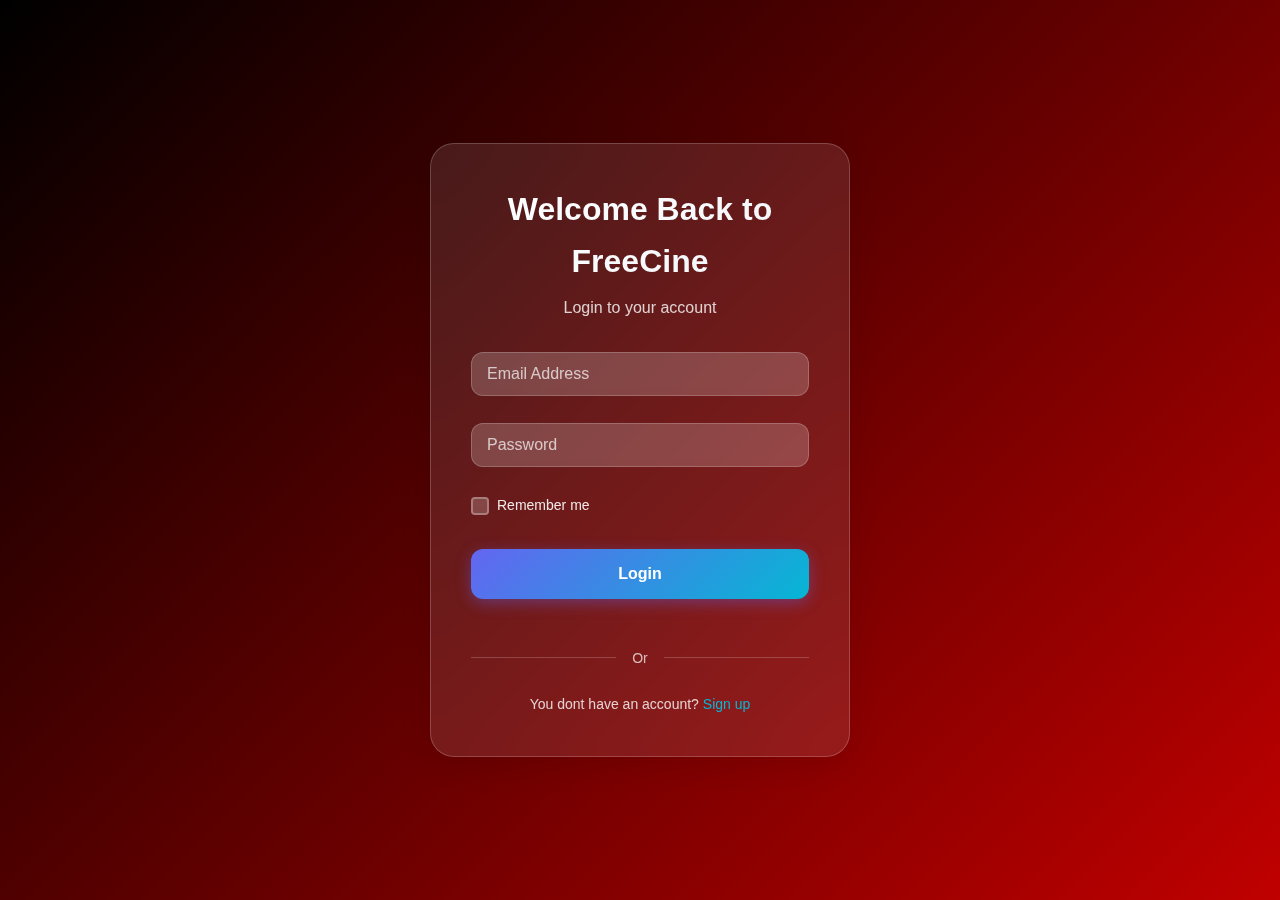
<file: Projekt/login.html>
<!DOCTYPE html>
<html lang="en">
<head>
    <meta charset="UTF-8">
    <meta name="viewport" content="width=device-width, initial-scale=1.0">
    <link rel="icon" href="img/logo-freecine.png" type="image/FreeCine">
    <title>Glassmorphism Login Form</title>
    <style>
        * {
        margin: 0;
        padding: 0;
        box-sizing: border-box;
        }

        body {
            font-family: 'Inter', -apple-system, BlinkMacSystemFont, 'Segoe UI', Roboto, sans-serif;
            background: linear-gradient(135deg, #000000 0%, #c00000 100%);
            min-height: 100vh;
            display: flex;
            align-items: center;
            justify-content: center;
            padding: 20px;
            line-height: 1.6;
        }

        .login-container {
            width: 100%;
            max-width: 420px;
            perspective: 1000px;
        }

        /* Form Group & Input Styles */
        .form-group {
            margin-bottom: 27px;
            position: relative;
        }

        .input-wrapper {
            position: relative;
            display: flex;
            flex-direction: column;
        }

        .input-wrapper input {
            background: rgba(255, 255, 255, 0.1);
            border: 1px solid rgba(255, 255, 255, 0.2);
            border-radius: 12px;
            padding: 16px 16px 8px 16px;
            color: white;
            font-size: 16px;
            font-weight: 400;
            transition: all 0.3s cubic-bezier(0.4, 0, 0.2, 1);
            width: 100%;
            outline: none;
            backdrop-filter: blur(10px);
        }

        .input-wrapper input::placeholder {
            color: transparent;
        }

        .input-wrapper label {
            position: absolute;
            left: 16px;
            top: 9px;
            color: rgba(255, 255, 255, 0.7);
            font-size: 16px;
            font-weight: 400;
            transition: all 0.3s cubic-bezier(0.4, 0, 0.2, 1);
            pointer-events: none;
            transform-origin: left top;
        }

        .input-wrapper input:focus,
        .input-wrapper input:valid {
            border-color: #06b6d4;
            background: rgba(255, 255, 255, 0.15);
            transform: translateY(-2px);
            box-shadow: 0 8px 25px rgba(6, 182, 212, 0.2);
        }

        .input-wrapper input:focus + label,
        .input-wrapper input:valid + label {
            transform: translateY(-34px) scale(1.00);
            color: #06b6d4;
            font-weight: 550;
        }

        .focus-border {
            position: absolute;
            bottom: 0;
            left: 50%;
            width: 0;
            height: 2px;
            background: linear-gradient(90deg, #06b6d4, #6366f1);
            transition: all 0.3s cubic-bezier(0.4, 0, 0.2, 1);
            transform: translateX(-50%);
            border-radius: 2px;
        }

        .input-wrapper input:focus ~ .focus-border {
            width: 100%;
        }


        /* Button Styles */
        .btn {
            background: linear-gradient(135deg, #6366f1 0%, #06b6d4 100%);
            border: none;
            border-radius: 12px;
            padding: 16px 24px;
            color: white;
            font-size: 16px;
            font-weight: 600;
            cursor: pointer;
            transition: all 0.3s cubic-bezier(0.4, 0, 0.2, 1);
            position: relative;
            overflow: hidden;
            transform: translateY(0);
            box-shadow: 0 4px 15px rgba(99, 102, 241, 0.4);
        }

        .btn::before {
            content: '';
            position: absolute;
            top: 0;
            left: -100%;
            width: 100%;
            height: 100%;
            background: linear-gradient(90deg, transparent, rgba(255, 255, 255, 0.2), transparent);
            transition: left 0.5s ease;
        }

        .btn:hover {
            transform: translateY(-2px);
            box-shadow: 0 8px 25px rgba(99, 102, 241, 0.6);
        }

        .btn:hover::before {
            left: 100%;
        }

        .btn:active {
            transform: translateY(0);
        }

        /* Loading State */
        .btn.loading {
            pointer-events: none;
        }

        .btn-text {
            transition: opacity 0.3s ease;
        }

        .btn-loader {
            position: absolute;
            top: 50%;
            left: 50%;
            transform: translate(-50%, -50%);
            width: 20px;
            height: 20px;
            border: 2px solid transparent;
            border-top: 2px solid white;
            border-radius: 50%;
            opacity: 0;
            animation: spin 1s linear infinite;
            transition: opacity 0.3s ease;
        }

        .btn.loading .btn-text {
            opacity: 0;
        }

        .btn.loading .btn-loader {
            opacity: 1;
        }

        /* Checkbox Styles */
        .remember-wrapper {
            display: flex;
            align-items: center;
            gap: 8px;
            cursor: pointer;
        }

        .remember-wrapper input[type="checkbox"] {
            display: none;
        }

        .checkbox-label {
            color: rgba(255, 255, 255, 0.9);
            font-size: 14px;
            cursor: pointer;
            user-select: none;
            display: flex;
            align-items: center;
            gap: 8px;
        }

        .checkmark {
            width: 18px;
            height: 18px;
            border: 2px solid rgba(255, 255, 255, 0.3);
            border-radius: 4px;
            display: flex;
            align-items: center;
            justify-content: center;
            transition: all 0.3s cubic-bezier(0.4, 0, 0.2, 1);
            flex-shrink: 0;
            background: rgba(255, 255, 255, 0.1);
            backdrop-filter: blur(10px);
        }

        .remember-wrapper input[type="checkbox"]:checked ~ .checkbox-label .checkmark {
            background: #06b6d4;
            border-color: #06b6d4;
            transform: scale(1.1);
        }

        .remember-wrapper input[type="checkbox"]:checked ~ .checkbox-label .checkmark::after {
            content: '✓';
            color: white;
            font-size: 11px;
            font-weight: bold;
            animation: checkmarkPop 0.3s cubic-bezier(0.68, -0.55, 0.265, 1.55);
        }

        /* Animations */
        @keyframes spin {
            0% { transform: translate(-50%, -50%) rotate(0deg); }
            100% { transform: translate(-50%, -50%) rotate(360deg); }
        }

        @keyframes shake {
            0%, 100% { transform: translateX(0); }
            25% { transform: translateX(-5px); }
            75% { transform: translateX(5px); }
        }

        @keyframes checkmarkPop {
            0% { transform: scale(0); }
            50% { transform: scale(1.3); }
            100% { transform: scale(1); }
        }

        @keyframes successPulse {
            0% { transform: scale(0); }
            50% { transform: scale(1.1); }
            100% { transform: scale(1); }
        }

        .login-card {
            background: rgba(255, 255, 255, 0.1);
            backdrop-filter: blur(20px);
            -webkit-backdrop-filter: blur(20px);
            border: 1px solid rgba(255, 255, 255, 0.2);
            border-radius: 24px;
            padding: 40px;
            box-shadow: 0 8px 32px rgba(0, 0, 0, 0.1);
            transform: translateY(0);
            transition: all 0.3s cubic-bezier(0.4, 0, 0.2, 1);
            position: relative;
            overflow: hidden;
        }

        .login-card::before {
            content: '';
            position: absolute;
            top: 0;
            left: -100%;
            width: 100%;
            height: 2px;
            background: linear-gradient(90deg, transparent, #06b6d4, transparent);
            transition: left 0.5s ease;
        }

        .login-card:hover::before {
            left: 100%;
        }

        .login-card:hover {
            transform: translateY(-5px);
            box-shadow: 0 12px 40px rgba(0, 0, 0, 0.15);
        }

        .login-header {
            text-align: center;
            margin-bottom: 32px;
        }

        .login-header h2 {
            color: white;
            font-size: 2rem;
            font-weight: 700;
            margin-bottom: 8px;
            background: linear-gradient(135deg, #ffffff 0%, #f1f5f9 100%);
            -webkit-background-clip: text;
            background-clip: text;
            -webkit-text-fill-color: transparent;
        }

        .login-header p {
            color: rgba(255, 255, 255, 0.8);
            font-size: 1rem;
            font-weight: 400;
        }

        /* Password Toggle Specific Styles */
        .password-wrapper {
            position: relative;
        }

        .password-wrapper input {
            padding-right: 48px;
        }

        .password-toggle {
            position: absolute;
            right: 12px;
            top: 50%;
            transform: translateY(-50%);
            background: none;
            border: none;
            cursor: pointer;
            padding: 8px;
            color: rgba(255, 255, 255, 0.6);
            transition: color 0.3s cubic-bezier(0.4, 0, 0.2, 1);
            z-index: 2;
        }

        .password-toggle:hover {
            color: rgba(255, 255, 255, 0.9);
        }



        /* Form Options */
        .form-options {
            display: flex;
            justify-content: space-between;
            align-items: center;
            margin-bottom: 32px;
            flex-wrap: wrap;
            gap: 12px;
        }

        .forgot-password {
            color: #06b6d4;
            text-decoration: none;
            font-size: 14px;
            font-weight: 500;
            transition: all 0.3s cubic-bezier(0.4, 0, 0.2, 1);
            position: relative;
        }

        .forgot-password::after {
            content: '';
            position: absolute;
            bottom: -2px;
            left: 0;
            width: 0;
            height: 1px;
            background: #06b6d4;
            transition: width 0.3s cubic-bezier(0.4, 0, 0.2, 1);
        }

        .forgot-password:hover::after {
            width: 100%;
        }

        .forgot-password:hover {
            color: white;
        }

        /* Login Button */
        .login-btn {
            width: 100%;
            margin-bottom: 24px;
        }

        /* Divider */
        .divider {
            text-align: center;
            margin: 24px 0;
            position: relative;
            display: flex;
            align-items: center;
            justify-content: center;
        }

        .divider::before,
        .divider::after {
            content: '';
            flex: 1;
            height: 1px;
            background: rgba(255, 255, 255, 0.2);
        }

        .divider::before {
            margin-right: 16px;
        }

        .divider::after {
            margin-left: 16px;
        }

        .divider span {
            color: rgba(255, 255, 255, 0.7);
            font-size: 14px;
            white-space: nowrap;
        }

        /* Social Login */
        .social-login {
            display: flex;
            gap: 12px;
            margin-bottom: 24px;
        }

        .social-btn {
            flex: 1;
            background: rgba(255, 255, 255, 0.1);
            backdrop-filter: blur(10px);
            border: 1px solid rgba(255, 255, 255, 0.2);
            border-radius: 12px;
            padding: 12px 16px;
            color: white;
            font-size: 14px;
            font-weight: 500;
            cursor: pointer;
            transition: all 0.3s cubic-bezier(0.4, 0, 0.2, 1);
            display: flex;
            align-items: center;
            justify-content: center;
            gap: 8px;
        }

        .social-btn:hover {
            background: rgba(255, 255, 255, 0.15);
            transform: translateY(-2px);
            box-shadow: 0 4px 15px rgba(0, 0, 0, 0.1);
        }

        .social-icon {
            width: 20px;
            height: 20px;
            background-size: contain;
            background-repeat: no-repeat;
            background-position: center;
        }


        /* Signup Link */
        .signup-link {
            text-align: center;
        }

        .signup-link p {
            color: rgba(255, 255, 255, 0.8);
            font-size: 14px;
        }

        .signup-link a {
            color: #06b6d4;
            text-decoration: none;
            font-weight: 500;
            transition: color 0.3s cubic-bezier(0.4, 0, 0.2, 1);
        }

        .signup-link a:hover {
            color: white;
        }

        /* Mobile Responsive */
        @media (max-width: 480px) {
            .login-card {
                padding: 24px;
                margin: 10px;
                border-radius: 20px;
            }
            
            .login-header h2 {
                font-size: 1.75rem;
            }
            
            .password-wrapper input {
                padding-right: 44px;
            }
            
            .social-login {
                flex-direction: column;
            }
            
            .form-options {
                flex-direction: column;
                align-items: flex-start;
                gap: 16px;
            }
        }
        .error-message {
    color: red;
    font-size: 14px;
    margin-top: 4px;
    display: block;
}

/* 🔵 Overlay (sfondi i errësuar) */
.popup-overlay {
    position: fixed;
    top: 0;
    left: 0;
    width: 100%;
    height: 100%;
    background-color: rgba(0, 0, 0, 0.6);
    display: flex;
    justify-content: center;
    align-items: center;
    z-index: 9998;
    opacity: 0;
    animation: fadeInOverlay 0.3s ease forwards;
}

/* 🟢 Popup-i vetë */
.success-popup {
    background-color: transparent;
    color: rgb(14, 198, 7);
    padding: 30px 50px;
    border-radius: 15px;
    box-shadow: 0 10px 25px rgba(0, 0, 0, 0.4);
    font-size: 22px;
    font-weight: 600;
    text-align: center;
    animation: popIn 0.3s ease forwards;
}

/* 🔸 Animimet */
@keyframes fadeInOverlay {
    to { opacity: 1; }
}

@keyframes popIn {
    from {
        transform: scale(0.8);
        opacity: 0;
    }
    to {
        transform: scale(1);
        opacity: 1;
    }
}

@keyframes fadeOutOverlay {
    to { opacity: 0; }
}
    </style>

</head>
<body>
    <div class="login-container">
        <div class="login-card">
            <div class="login-header">
                <h2>Welcome Back to FreeCine</h2>
                <p>Login to your account</p>
            </div>
            
            <form class="login-form" id="loginForm" novalidate name="RegForm" onsubmit="return validateForm()" onreset="resetErrors()">
                <div class="form-group">
                    <div class="input-wrapper">
                        <input type="email" id="email" name="email" required autocomplete="email">
                        <label for="email">Email Address</label>
                        <span class="focus-border"></span>
                    </div>
                    <span class="error-message" id="emailError"></span>
                </div>

                <div class="form-group">
                    <div class="input-wrapper password-wrapper">
                        <input type="password" id="password" name="password" required autocomplete="current-password">
                        <label for="password">Password</label>
                       
                        <span class="focus-border"></span>
                    </div>
                    <span class="error-message" id="passwordError"></span>
                </div>

                <div class="form-options">
                    <label class="remember-wrapper">
                        <input type="checkbox" id="remember" name="remember">
                        <span class="checkbox-label">
                            <span class="checkmark"></span>
                            Remember me
                        </span>
                    </label>
                </div>

                <button type="submit" class="login-btn btn">
                    <span class="btn-text">Login</span>
                    <span class="btn-loader"></span>
                </button>
            </form>

            <div class="divider">
                <span> Or </span>
            </div>

            <div class="signup-link">
                <p>You dont have an account? <a href="signup.html">Sign up</a></p>
            </div>

        </div>
    </div>

    <script src="https://cdn.jsdelivr.net/npm/bootstrap@5.3.6/dist/js/bootstrap.bundle.min.js"
    integrity="sha384-j1CDi7MgGQ12Z7Qab0qlWQ/Qqz24Gc6BM0thvEMVjHnfYGF0rmFCozFSxQBxwHKO"
    crossorigin="anonymous"></script>
    <script>
        function validateForm() {
    const email = document.getElementById("email").value.trim();
    const pass = document.getElementById("password").value.trim();

    const emailErr = document.getElementById("emailError");
    const passErr = document.getElementById("passwordError");

    // Fshijmë mesazhet e vjetra
    emailErr.textContent = "";
    passErr.textContent = "";

    let isValid = true;

    // Validimi i emailit
    const emailPattern = /^[^\s@]+@[^\s@]+\.[^\s@]+$/;
    if (email === "" || !emailPattern.test(email)) {
        emailErr.textContent = "❌ Please enter a valid email address.";
        isValid = false;
    }

    // Validimi i password-it
    if (pass === "" || pass.length < 8) {
        passErr.textContent = "❌ Password must be at least 8 characters long.";
        isValid = false;
    }

    if (isValid) {
        showSuccessPopup();
        return false; // për demonstrim (mos e dërgo formën)
    } else {
        return false;
    }
}

function resetErrors() {
    document.getElementById("emailError").textContent = "";
    document.getElementById("passwordError").textContent = "";
}

/* 🟢 Funksioni për modal popup-in */
function showSuccessPopup() {
    // Krijo overlay-in
    const overlay = document.createElement("div");
    overlay.className = "popup-overlay";

    // Krijo kutinë e mesazhit
    const popup = document.createElement("div");
    popup.className = "success-popup";
    popup.textContent = "✅ Login Successful!";

    overlay.appendChild(popup);
    document.body.appendChild(overlay);

    // Klikimi në overlay ose popup e mbyll modalin
    overlay.addEventListener("click", closePopup);
    popup.addEventListener("click", closePopup);

    // Fshihet automatikisht pas 2.5 sekondash
    setTimeout(() => {
        closePopup();
    }, 900);

    function closePopup() {
        overlay.style.animation = "fadeOutOverlay 0.3s ease forwards";
        setTimeout(() => {
            overlay.remove();
            document.getElementById("loginForm").reset();
            // 🚀 Redirect pas suksesit
            window.location.href = "index.html";
        }, 100);
    }
}
    </script>

</body>
</html>
</file>
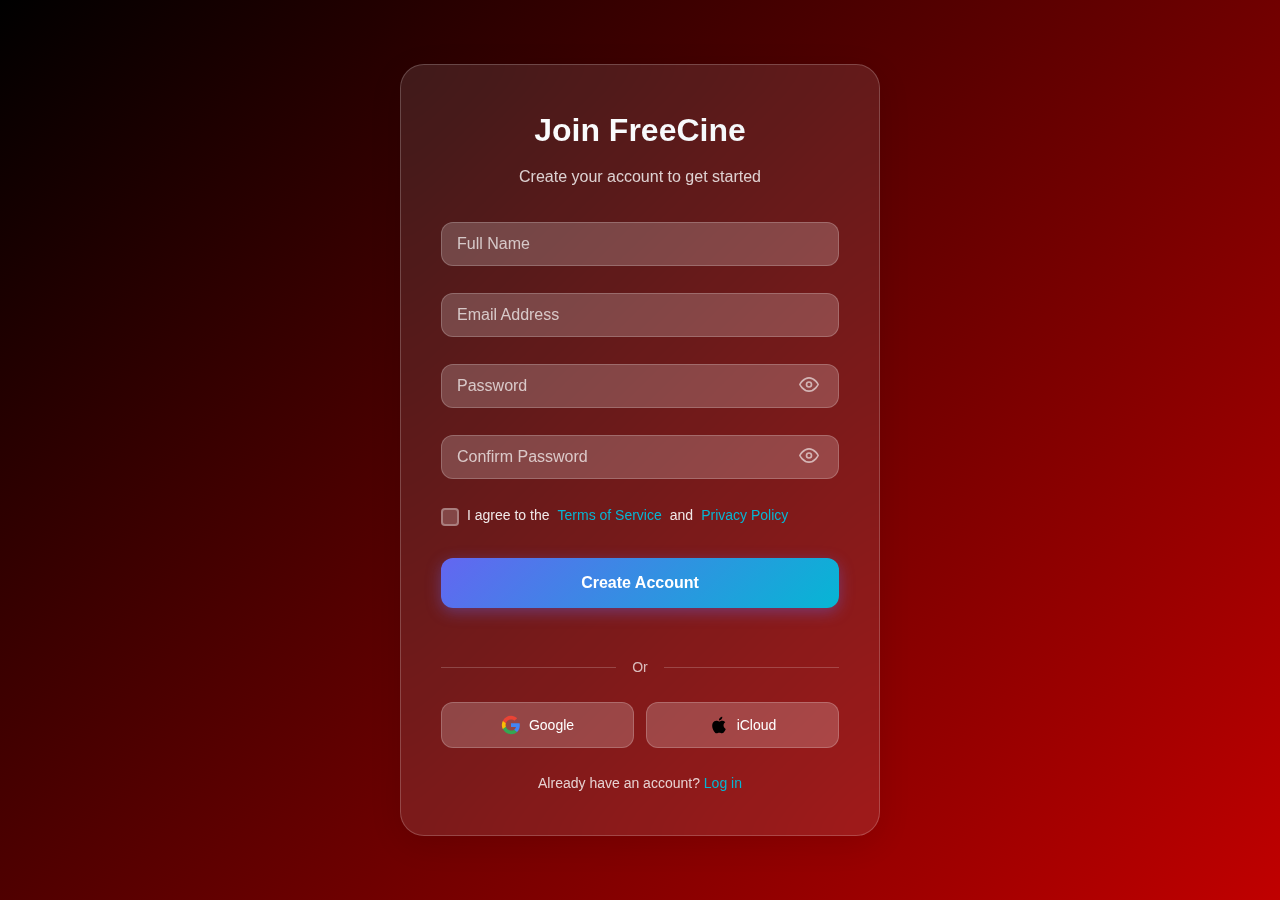
<file: Projekt/signup.html>
<!DOCTYPE html>
<html lang="en">
<head>
    <meta charset="UTF-8">
    <meta name="viewport" content="width=device-width, initial-scale=1.0">
    <title>Glassmorphism Sign Up Form</title>
    <style>
        * {
            margin: 0;
            padding: 0;
            box-sizing: border-box;
        }

        body {
            font-family: 'Inter', -apple-system, BlinkMacSystemFont, 'Segoe UI', Roboto, sans-serif;
            background: linear-gradient(135deg, #000000 0%, #c00000 100%);
            min-height: 100vh;
            display: flex;
            align-items: center;
            justify-content: center;
            padding: 20px;
            line-height: 1.6;
        }

        .signup-container {
            width: 100%;
            max-width: 480px;
            perspective: 1000px;
        }

        /* Form Group & Input Styles */
        .form-group {
            margin-bottom: 27px;
            position: relative;
        }

        .input-wrapper {
            position: relative;
            display: flex;
            flex-direction: column;
        }

        .input-wrapper input {
            background: rgba(255, 255, 255, 0.1);
            border: 1px solid rgba(255, 255, 255, 0.2);
            border-radius: 12px;
            padding: 16px 16px 8px 16px;
            color: white;
            font-size: 16px;
            font-weight: 400;
            transition: all 0.3s cubic-bezier(0.4, 0, 0.2, 1);
            width: 100%;
            outline: none;
            backdrop-filter: blur(10px);
        }

        .input-wrapper input::placeholder {
            color: transparent;
        }

        .input-wrapper label {
            position: absolute;
            left: 16px;
            top: 9px;
            color: rgba(255, 255, 255, 0.7);
            font-size: 16px;
            font-weight: 400;
            transition: all 0.3s cubic-bezier(0.4, 0, 0.2, 1);
            pointer-events: none;
            transform-origin: left top;
        }

        .input-wrapper input:focus,
        .input-wrapper input:valid {
            border-color: #06b6d4;
            background: rgba(255, 255, 255, 0.15);
            transform: translateY(-2px);
            box-shadow: 0 8px 25px rgba(6, 182, 212, 0.2);
        }

        .input-wrapper input:focus + label,
        .input-wrapper input:valid + label {
            transform: translateY(-34px) scale(1.00);
            color: #06b6d4;
            font-weight: 550;
        }

        .focus-border {
            position: absolute;
            bottom: 0;
            left: 50%;
            width: 0;
            height: 2px;
            background: linear-gradient(90deg, #06b6d4, #6366f1);
            transition: all 0.3s cubic-bezier(0.4, 0, 0.2, 1);
            transform: translateX(-50%);
            border-radius: 2px;
        }

        .input-wrapper input:focus ~ .focus-border {
            width: 100%;
        }

        /* Button Styles */
        .btn {
            background: linear-gradient(135deg, #6366f1 0%, #06b6d4 100%);
            border: none;
            border-radius: 12px;
            padding: 16px 24px;
            color: white;
            font-size: 16px;
            font-weight: 600;
            cursor: pointer;
            transition: all 0.3s cubic-bezier(0.4, 0, 0.2, 1);
            position: relative;
            overflow: hidden;
            transform: translateY(0);
            box-shadow: 0 4px 15px rgba(99, 102, 241, 0.4);
        }

        .btn::before {
            content: '';
            position: absolute;
            top: 0;
            left: -100%;
            width: 100%;
            height: 100%;
            background: linear-gradient(90deg, transparent, rgba(255, 255, 255, 0.2), transparent);
            transition: left 0.5s ease;
        }

        .btn:hover {
            transform: translateY(-2px);
            box-shadow: 0 8px 25px rgba(99, 102, 241, 0.6);
        }

        .btn:hover::before {
            left: 100%;
        }

        .btn:active {
            transform: translateY(0);
        }

        /* Loading State */
        .btn.loading {
            pointer-events: none;
        }

        .btn-text {
            transition: opacity 0.3s ease;
        }

        .btn-loader {
            position: absolute;
            top: 50%;
            left: 50%;
            transform: translate(-50%, -50%);
            width: 20px;
            height: 20px;
            border: 2px solid transparent;
            border-top: 2px solid white;
            border-radius: 50%;
            opacity: 0;
            animation: spin 1s linear infinite;
            transition: opacity 0.3s ease;
        }

        .btn.loading .btn-text {
            opacity: 0;
        }

        .btn.loading .btn-loader {
            opacity: 1;
        }

        /* Checkbox Styles */
        .terms-wrapper {
            display: flex;
            align-items: flex-start;
            gap: 8px;
            cursor: pointer;
            margin-bottom: 32px;
        }

        .terms-wrapper input[type="checkbox"] {
            display: none;
        }

        .checkbox-label {
            color: rgba(255, 255, 255, 0.9);
            font-size: 14px;
            cursor: pointer;
            user-select: none;
            display: flex;
            align-items: flex-start;
            gap: 8px;
            line-height: 1.4;
        }

        .checkmark {
            width: 18px;
            height: 18px;
            border: 2px solid rgba(255, 255, 255, 0.3);
            border-radius: 4px;
            display: flex;
            align-items: center;
            justify-content: center;
            transition: all 0.3s cubic-bezier(0.4, 0, 0.2, 1);
            flex-shrink: 0;
            background: rgba(255, 255, 255, 0.1);
            backdrop-filter: blur(10px);
            margin-top: 2px;
        }

        .terms-wrapper input[type="checkbox"]:checked ~ .checkbox-label .checkmark {
            background: #06b6d4;
            border-color: #06b6d4;
            transform: scale(1.1);
        }

        .terms-wrapper input[type="checkbox"]:checked ~ .checkbox-label .checkmark::after {
            content: '✓';
            color: white;
            font-size: 11px;
            font-weight: bold;
            animation: checkmarkPop 0.3s cubic-bezier(0.68, -0.55, 0.265, 1.55);
        }

        /* Animations */
        @keyframes spin {
            0% { transform: translate(-50%, -50%) rotate(0deg); }
            100% { transform: translate(-50%, -50%) rotate(360deg); }
        }

        @keyframes shake {
            0%, 100% { transform: translateX(0); }
            25% { transform: translateX(-5px); }
            75% { transform: translateX(5px); }
        }

        @keyframes checkmarkPop {
            0% { transform: scale(0); }
            50% { transform: scale(1.3); }
            100% { transform: scale(1); }
        }

        @keyframes successPulse {
            0% { transform: scale(0); }
            50% { transform: scale(1.1); }
            100% { transform: scale(1); }
        }

        .signup-card {
            background: rgba(255, 255, 255, 0.1);
            backdrop-filter: blur(20px);
            -webkit-backdrop-filter: blur(20px);
            border: 1px solid rgba(255, 255, 255, 0.2);
            border-radius: 24px;
            padding: 40px;
            box-shadow: 0 8px 32px rgba(0, 0, 0, 0.1);
            transform: translateY(0);
            transition: all 0.3s cubic-bezier(0.4, 0, 0.2, 1);
            position: relative;
            overflow: hidden;
        }

        .signup-card::before {
            content: '';
            position: absolute;
            top: 0;
            left: -100%;
            width: 100%;
            height: 2px;
            background: linear-gradient(90deg, transparent, #06b6d4, transparent);
            transition: left 0.5s ease;
        }

        .signup-card:hover::before {
            left: 100%;
        }

        .signup-card:hover {
            transform: translateY(-5px);
            box-shadow: 0 12px 40px rgba(0, 0, 0, 0.15);
        }

        .signup-header {
            text-align: center;
            margin-bottom: 32px;
        }

        .signup-header h2 {
            color: white;
            font-size: 2rem;
            font-weight: 700;
            margin-bottom: 8px;
            background: linear-gradient(135deg, #ffffff 0%, #f1f5f9 100%);
            -webkit-background-clip: text;
            background-clip: text;
            -webkit-text-fill-color: transparent;
        }

        .signup-header p {
            color: rgba(255, 255, 255, 0.8);
            font-size: 1rem;
            font-weight: 400;
        }

        /* Password Toggle Specific Styles */
        .password-wrapper {
            position: relative;
        }

        .password-wrapper input {
            padding-right: 48px;
        }

        .password-toggle {
            position: absolute;
            right: 12px;
            top: 50%;
            transform: translateY(-50%);
            background: none;
            border: none;
            cursor: pointer;
            padding: 8px;
            color: rgba(255, 255, 255, 0.6);
            transition: color 0.3s cubic-bezier(0.4, 0, 0.2, 1);
            z-index: 2;
        }

        .password-toggle:hover {
            color: rgba(255, 255, 255, 0.9);
        }

        /* Signup Button */
        .signup-btn {
            width: 100%;
            margin-bottom: 24px;
        }

        /* Divider */
        .divider {
            text-align: center;
            margin: 24px 0;
            position: relative;
            display: flex;
            align-items: center;
            justify-content: center;
        }

        .divider::before,
        .divider::after {
            content: '';
            flex: 1;
            height: 1px;
            background: rgba(255, 255, 255, 0.2);
        }

        .divider::before {
            margin-right: 16px;
        }

        .divider::after {
            margin-left: 16px;
        }

        .divider span {
            color: rgba(255, 255, 255, 0.7);
            font-size: 14px;
            white-space: nowrap;
        }

        /* Social Signup */
        .social-signup {
            display: flex;
            gap: 12px;
            margin-bottom: 24px;
        }

        .social-btn {
            flex: 1;
            background: rgba(255, 255, 255, 0.1);
            backdrop-filter: blur(10px);
            border: 1px solid rgba(255, 255, 255, 0.2);
            border-radius: 12px;
            padding: 12px 16px;
            color: white;
            font-size: 14px;
            font-weight: 500;
            cursor: pointer;
            transition: all 0.3s cubic-bezier(0.4, 0, 0.2, 1);
            display: flex;
            align-items: center;
            justify-content: center;
            gap: 8px;
        }

        .social-btn:hover {
            background: rgba(255, 255, 255, 0.15);
            transform: translateY(-2px);
            box-shadow: 0 4px 15px rgba(0, 0, 0, 0.1);
        }

        .social-icon {
            width: 20px;
            height: 20px;
            background-size: contain;
            background-repeat: no-repeat;
            background-position: center;
        }

        /* Login Link */
        .login-link {
            text-align: center;
        }

        .login-link p {
            color: rgba(255, 255, 255, 0.8);
            font-size: 14px;
        }

        .login-link a {
            color: #06b6d4;
            text-decoration: none;
            font-weight: 500;
            transition: color 0.3s cubic-bezier(0.4, 0, 0.2, 1);
        }

        .login-link a:hover {
            color: white;
        }

        /* Mobile Responsive */
        @media (max-width: 480px) {
            .signup-card {
                padding: 24px;
                margin: 10px;
                border-radius: 20px;
            }
            
            .signup-header h2 {
                font-size: 1.75rem;
            }
            
            .password-wrapper input {
                padding-right: 44px;
            }
            
            .social-signup {
                flex-direction: column;
            }
        }
        
        .error-message {
            color: #ff6b6b;
            font-size: 14px;
            margin-top: 4px;
            display: block;
        }

        /* 🔵 Overlay (sfondi i errësuar) */
        .popup-overlay {
            position: fixed;
            top: 0;
            left: 0;
            width: 100%;
            height: 100%;
            background-color: rgba(0, 0, 0, 0.6);
            display: flex;
            justify-content: center;
            align-items: center;
            z-index: 9998;
            opacity: 0;
            animation: fadeInOverlay 0.3s ease forwards;
        }

        /* 🟢 Popup-i vetë */
        .success-popup {
            background-color: transparent;
            color: rgb(14, 198, 7);
            padding: 30px 50px;
            border-radius: 15px;
            box-shadow: 0 10px 25px rgba(0, 0, 0, 0.4);
            font-size: 22px;
            font-weight: 600;
            text-align: center;
            animation: popIn 0.3s ease forwards;
        }

        /* 🔸 Animimet */
        @keyframes fadeInOverlay {
            to { opacity: 1; }
        }

        @keyframes popIn {
            from {
                transform: scale(0.8);
                opacity: 0;
            }
            to {
                transform: scale(1);
                opacity: 1;
            }
        }

        @keyframes fadeOutOverlay {
            to { opacity: 0; }
        }
        
        .terms-link {
            color: #06b6d4;
            text-decoration: none;
            transition: color 0.3s ease;
        }
        
        .terms-link:hover {
            color: white;
            text-decoration: underline;
        }
    </style>
</head>
<body>
    <div class="signup-container">
        <div class="signup-card">
            <div class="signup-header">
                <h2>Join FreeCine</h2>
                <p>Create your account to get started</p>
            </div>
            
            <form class="signup-form" id="signupForm" novalidate name="RegForm" onsubmit="return validateForm()" onreset="resetErrors()">
                <div class="form-group">
                    <div class="input-wrapper">
                        <input type="text" id="fullName" name="fullName" required autocomplete="name">
                        <label for="fullName">Full Name</label>
                        <span class="focus-border"></span>
                    </div>
                    <span class="error-message" id="fullNameError"></span>
                </div>

                <div class="form-group">
                    <div class="input-wrapper">
                        <input type="email" id="email" name="email" required autocomplete="email">
                        <label for="email">Email Address</label>
                        <span class="focus-border"></span>
                    </div>
                    <span class="error-message" id="emailError"></span>
                </div>

                <div class="form-group">
                    <div class="input-wrapper password-wrapper">
                        <input type="password" id="password" name="password" required autocomplete="new-password">
                        <label for="password">Password</label>
                        <button type="button" class="password-toggle" id="passwordToggle">
                            <svg width="20" height="20" viewBox="0 0 24 24" fill="none" xmlns="http://www.w3.org/2000/svg">
                                <path d="M1 12C1 12 5 4 12 4C19 4 23 12 23 12C23 12 19 20 12 20C5 20 1 12 1 12Z" stroke="currentColor" stroke-width="2" stroke-linecap="round" stroke-linejoin="round"/>
                                <circle cx="12" cy="12" r="3" stroke="currentColor" stroke-width="2" stroke-linecap="round" stroke-linejoin="round"/>
                            </svg>
                        </button>
                        <span class="focus-border"></span>
                    </div>
                    <span class="error-message" id="passwordError"></span>
                </div>

                <div class="form-group">
                    <div class="input-wrapper password-wrapper">
                        <input type="password" id="confirmPassword" name="confirmPassword" required autocomplete="new-password">
                        <label for="confirmPassword">Confirm Password</label>
                        <button type="button" class="password-toggle" id="confirmPasswordToggle">
                            <svg width="20" height="20" viewBox="0 0 24 24" fill="none" xmlns="http://www.w3.org/2000/svg">
                                <path d="M1 12C1 12 5 4 12 4C19 4 23 12 23 12C23 12 19 20 12 20C5 20 1 12 1 12Z" stroke="currentColor" stroke-width="2" stroke-linecap="round" stroke-linejoin="round"/>
                                <circle cx="12" cy="12" r="3" stroke="currentColor" stroke-width="2" stroke-linecap="round" stroke-linejoin="round"/>
                            </svg>
                        </button>
                        <span class="focus-border"></span>
                    </div>
                    <span class="error-message" id="confirmPasswordError"></span>
                </div>

                <div class="terms-wrapper">
                    <input type="checkbox" id="terms" name="terms">
                    <label for="terms" class="checkbox-label">
                        <span class="checkmark"></span>
                        I agree to the <a href="#" class="terms-link">Terms of Service</a> and <a href="#" class="terms-link">Privacy Policy</a>
                    </label>
                </div>
                <span class="error-message" id="termsError"></span>

                <button type="submit" class="signup-btn btn">
                    <span class="btn-text">Create Account</span>
                    <span class="btn-loader"></span>
                </button>
            </form>

            <div class="divider">
                <span> Or </span>
            </div>

            <div class="social-signup">
                <button type="button" class="social-btn">
                    <span class="social-icon">
                        <svg width="20" height="20" viewBox="0 0 24 24">
                            <path fill="#4285F4" d="M22.56 12.25c0-.78-.07-1.53-.2-2.25H12v4.26h5.92c-.26 1.37-1.04 2.53-2.21 3.31v2.77h3.57c2.08-1.92 3.28-4.74 3.28-8.09z"/>
                            <path fill="#34A853" d="M12 23c2.97 0 5.46-.98 7.28-2.66l-3.57-2.77c-.98.66-2.23 1.06-3.71 1.06-2.86 0-5.29-1.93-6.16-4.53H2.18v2.84C3.99 20.53 7.7 23 12 23z"/>
                            <path fill="#FBBC05" d="M5.84 14.09c-.22-.66-.35-1.36-.35-2.09s.13-1.43.35-2.09V7.07H2.18C1.43 8.55 1 10.22 1 12s.43 3.45 1.18 4.93l2.85-2.22.81-.62z"/>
                            <path fill="#EA4335" d="M12 5.38c1.62 0 3.06.56 4.21 1.64l3.15-3.15C17.45 2.09 14.97 1 12 1 7.7 1 3.99 3.47 2.18 7.07l3.66 2.84c.87-2.6 3.3-4.53 6.16-4.53z"/>
                        </svg>
                    </span>
                    Google
                </button>
                <button type="button" class="social-btn">
                    <span class="social-icon">
                        <svg width="20" height="20" viewBox="0 0 24 24">
                            <path fill="#000000" d="M18.71 19.5c-.83 1.24-1.71 2.45-3.05 2.47-1.34.03-1.77-.79-3.29-.79-1.53 0-2 .77-3.27.82-1.31.05-2.3-1.32-3.14-2.53C4.25 17 2.94 12.45 4.7 9.39c.87-1.52 2.43-2.48 4.12-2.51 1.28-.02 2.5.87 3.29.87.78 0 2.26-1.07 3.81-.91.65.03 2.47.26 3.64 1.98-.09.06-2.17 1.28-2.15 3.81.03 3.02 2.65 4.03 2.68 4.04-.03.07-.42 1.44-1.38 2.83M13 3.5c.73-.83 1.94-1.46 2.94-1.5.13 1.17-.34 2.35-1.04 3.19-.69.85-1.83 1.51-2.95 1.42-.15-1.15.41-2.35 1.05-3.11z"/>
                        </svg>
                    </span>
                    iCloud
                </button>
            </div>

            <div class="login-link">
                <p>Already have an account? <a href="login.html">Log in</a></p>
            </div>

        </div>
    </div>

    <script>
        function validateForm() {
            const fullName = document.getElementById("fullName").value.trim();
            const email = document.getElementById("email").value.trim();
            const password = document.getElementById("password").value.trim();
            const confirmPassword = document.getElementById("confirmPassword").value.trim();
            const terms = document.getElementById("terms").checked;

            const fullNameErr = document.getElementById("fullNameError");
            const emailErr = document.getElementById("emailError");
            const passwordErr = document.getElementById("passwordError");
            const confirmPasswordErr = document.getElementById("confirmPasswordError");
            const termsErr = document.getElementById("termsError");

            // Clear previous error messages
            fullNameErr.textContent = "";
            emailErr.textContent = "";
            passwordErr.textContent = "";
            confirmPasswordErr.textContent = "";
            termsErr.textContent = "";

            let isValid = true;

            // Full Name validation
            if (fullName === "") {
                fullNameErr.textContent = "❌ Please enter your full name.";
                isValid = false;
            }

            // Email validation
            const emailPattern = /^[^\s@]+@[^\s@]+\.[^\s@]+$/;
            if (email === "" || !emailPattern.test(email)) {
                emailErr.textContent = "❌ Please enter a valid email address.";
                isValid = false;
            }

            // Password validation
            if (password === "" || password.length < 8) {
                passwordErr.textContent = "❌ Password must be at least 8 characters long.";
                isValid = false;
            }

            // Confirm Password validation
            if (confirmPassword === "") {
                confirmPasswordErr.textContent = "❌ Please confirm your password.";
                isValid = false;
            } else if (password !== confirmPassword) {
                confirmPasswordErr.textContent = "❌ Passwords do not match.";
                isValid = false;
            }

            // Terms validation
            if (!terms) {
                termsErr.textContent = "❌ You must agree to the terms and conditions.";
                isValid = false;
            }

            if (isValid) {
                showSuccessPopup();
                return false; // for demonstration (don't submit the form)
            } else {
                return false;
            }
        }

        function resetErrors() {
            document.getElementById("fullNameError").textContent = "";
            document.getElementById("emailError").textContent = "";
            document.getElementById("passwordError").textContent = "";
            document.getElementById("confirmPasswordError").textContent = "";
            document.getElementById("termsError").textContent = "";
        }

        /* 🟢 Function for modal popup */
        function showSuccessPopup() {
            // Create overlay
            const overlay = document.createElement("div");
            overlay.className = "popup-overlay";

            // Create message box
            const popup = document.createElement("div");
            popup.className = "success-popup";
            popup.textContent = "✅ Account Created Successfully!";

            overlay.appendChild(popup);
            document.body.appendChild(overlay);

            // Clicking on overlay or popup closes the modal
            overlay.addEventListener("click", closePopup);
            popup.addEventListener("click", closePopup);

            // Automatically close after 2.5 seconds
            setTimeout(() => {
                closePopup();
            }, 2500);

            function closePopup() {
                overlay.style.animation = "fadeOutOverlay 0.3s ease forwards";
                setTimeout(() => {
                    overlay.remove();
                    document.getElementById("signupForm").reset();
                    // 🚀 Redirect after success
                    window.location.href = "index.html";
                }, 300);
            }
        }

        // Password toggle functionality
        document.getElementById('passwordToggle').addEventListener('click', function() {
            const passwordInput = document.getElementById('password');
            const type = passwordInput.getAttribute('type') === 'password' ? 'text' : 'password';
            passwordInput.setAttribute('type', type);
            
            // Toggle icon
            this.innerHTML = type === 'password' ? 
                '<svg width="20" height="20" viewBox="0 0 24 24" fill="none" xmlns="http://www.w3.org/2000/svg"><path d="M1 12C1 12 5 4 12 4C19 4 23 12 23 12C23 12 19 20 12 20C5 20 1 12 1 12Z" stroke="currentColor" stroke-width="2" stroke-linecap="round" stroke-linejoin="round"/><circle cx="12" cy="12" r="3" stroke="currentColor" stroke-width="2" stroke-linecap="round" stroke-linejoin="round"/></svg>' :
                '<svg width="20" height="20" viewBox="0 0 24 24" fill="none" xmlns="http://www.w3.org/2000/svg"><path d="M17.94 17.94A10.07 10.07 0 0 1 12 20c-7 0-11-8-11-8a18.45 18.45 0 0 1 5.06-5.94M9.9 4.24A9.12 9.12 0 0 1 12 4c7 0 11 8 11 8a18.5 18.5 0 0 1-2.16 3.19m-6.72-1.07a3 3 0 1 1-4.24-4.24" stroke="currentColor" stroke-width="2" stroke-linecap="round" stroke-linejoin="round"/><line x1="1" y1="1" x2="23" y2="23" stroke="currentColor" stroke-width="2" stroke-linecap="round" stroke-linejoin="round"/></svg>';
        });

        document.getElementById('confirmPasswordToggle').addEventListener('click', function() {
            const confirmPasswordInput = document.getElementById('confirmPassword');
            const type = confirmPasswordInput.getAttribute('type') === 'password' ? 'text' : 'password';
            confirmPasswordInput.setAttribute('type', type);
            
            // Toggle icon
            this.innerHTML = type === 'password' ? 
                '<svg width="20" height="20" viewBox="0 0 24 24" fill="none" xmlns="http://www.w3.org/2000/svg"><path d="M1 12C1 12 5 4 12 4C19 4 23 12 23 12C23 12 19 20 12 20C5 20 1 12 1 12Z" stroke="currentColor" stroke-width="2" stroke-linecap="round" stroke-linejoin="round"/><circle cx="12" cy="12" r="3" stroke="currentColor" stroke-width="2" stroke-linecap="round" stroke-linejoin="round"/></svg>' :
                '<svg width="20" height="20" viewBox="0 0 24 24" fill="none" xmlns="http://www.w3.org/2000/svg"><path d="M17.94 17.94A10.07 10.07 0 0 1 12 20c-7 0-11-8-11-8a18.45 18.45 0 0 1 5.06-5.94M9.9 4.24A9.12 9.12 0 0 1 12 4c7 0 11 8 11 8a18.5 18.5 0 0 1-2.16 3.19m-6.72-1.07a3 3 0 1 1-4.24-4.24" stroke="currentColor" stroke-width="2" stroke-linecap="round" stroke-linejoin="round"/><line x1="1" y1="1" x2="23" y2="23" stroke="currentColor" stroke-width="2" stroke-linecap="round" stroke-linejoin="round"/></svg>';
        });
    </script>
</body>
</html>
</file>
<file: Projekt/style.css>
.about-section {
  background-color: #0a0a0a;
  color: white;
  position: relative;
  overflow: hidden;
}

.section-title {
  font-size: 45px;
  font-family: Impact, Haettenschweiler, 'Arial Narrow Bold', sans-serif;
  color: white;
  position: relative;
  display: inline-block;
}

.about-card {
  background: rgba(20, 20, 20, 0.8);
  border-radius: 8px;
  border: 1px solid blue;
}

.stat-number {
  font-size: 20px;
  font-weight: bold;
  color: blue;
  line-height: 1;
}

.stat-label {
  font-size: 1rem;
  text-transform: uppercase;
  letter-spacing: 1px;
}


.card1{
    padding-top: 10px;
    margin-bottom: 10px;
    width: 225px !important;
    height: 395px;
}

.card-img{
    height: 300px;
}

.card-title{
    position: relative;
    right: 15px;
    margin: 0;
}

.movie-watch-btn {
  position: relative;
  right: 15px;
  height: 28px;
  font-size: 10px;
  padding: 5px;
  background-color: blue;
  border-radius: 5px;
  color: white;
  text-decoration: none;
}

h6{
    background-color: rgba(128, 128, 128, 0.104);
    max-width: 1255px;
    margin: 60px;
    font-size: 45px;
    font-family: Impact, Haettenschweiler, 'Arial Narrow Bold', sans-serif;
}

.footer{
    align-items: baseline;
    background-color: black;
    display: flex;
    flex-wrap: wrap;
    justify-content: space-between;
    color: white;

    padding: 20px;
}

#genres ul{
    list-style: none;
}

#genres li a{
    text-decoration: none;
    color: white;
}

#genres li a:hover{
    background-color: white;
    border-radius: 2px;
    color: rgb(0, 0, 0);
}

#follow ul{
    list-style: none;
}

#follow li a{
    text-decoration: none;
    color: white;
}

#follow li a:hover{
    background-color: white;
    border-radius: 2px;
    color: rgb(0, 0, 0);
}

#follow1 ul{
    list-style: none;
}

#follow1 li a{
    text-decoration: none;
    color: white;
}

#follow1 li a:hover{
    background-color: white;
    border-radius: 2px;
    color: rgb(0, 0, 0);
}

.error-message {
    color: #ff6b6b;
    font-size: 12px;
    display: block;
    margin-top: 5px;
}
</file>
